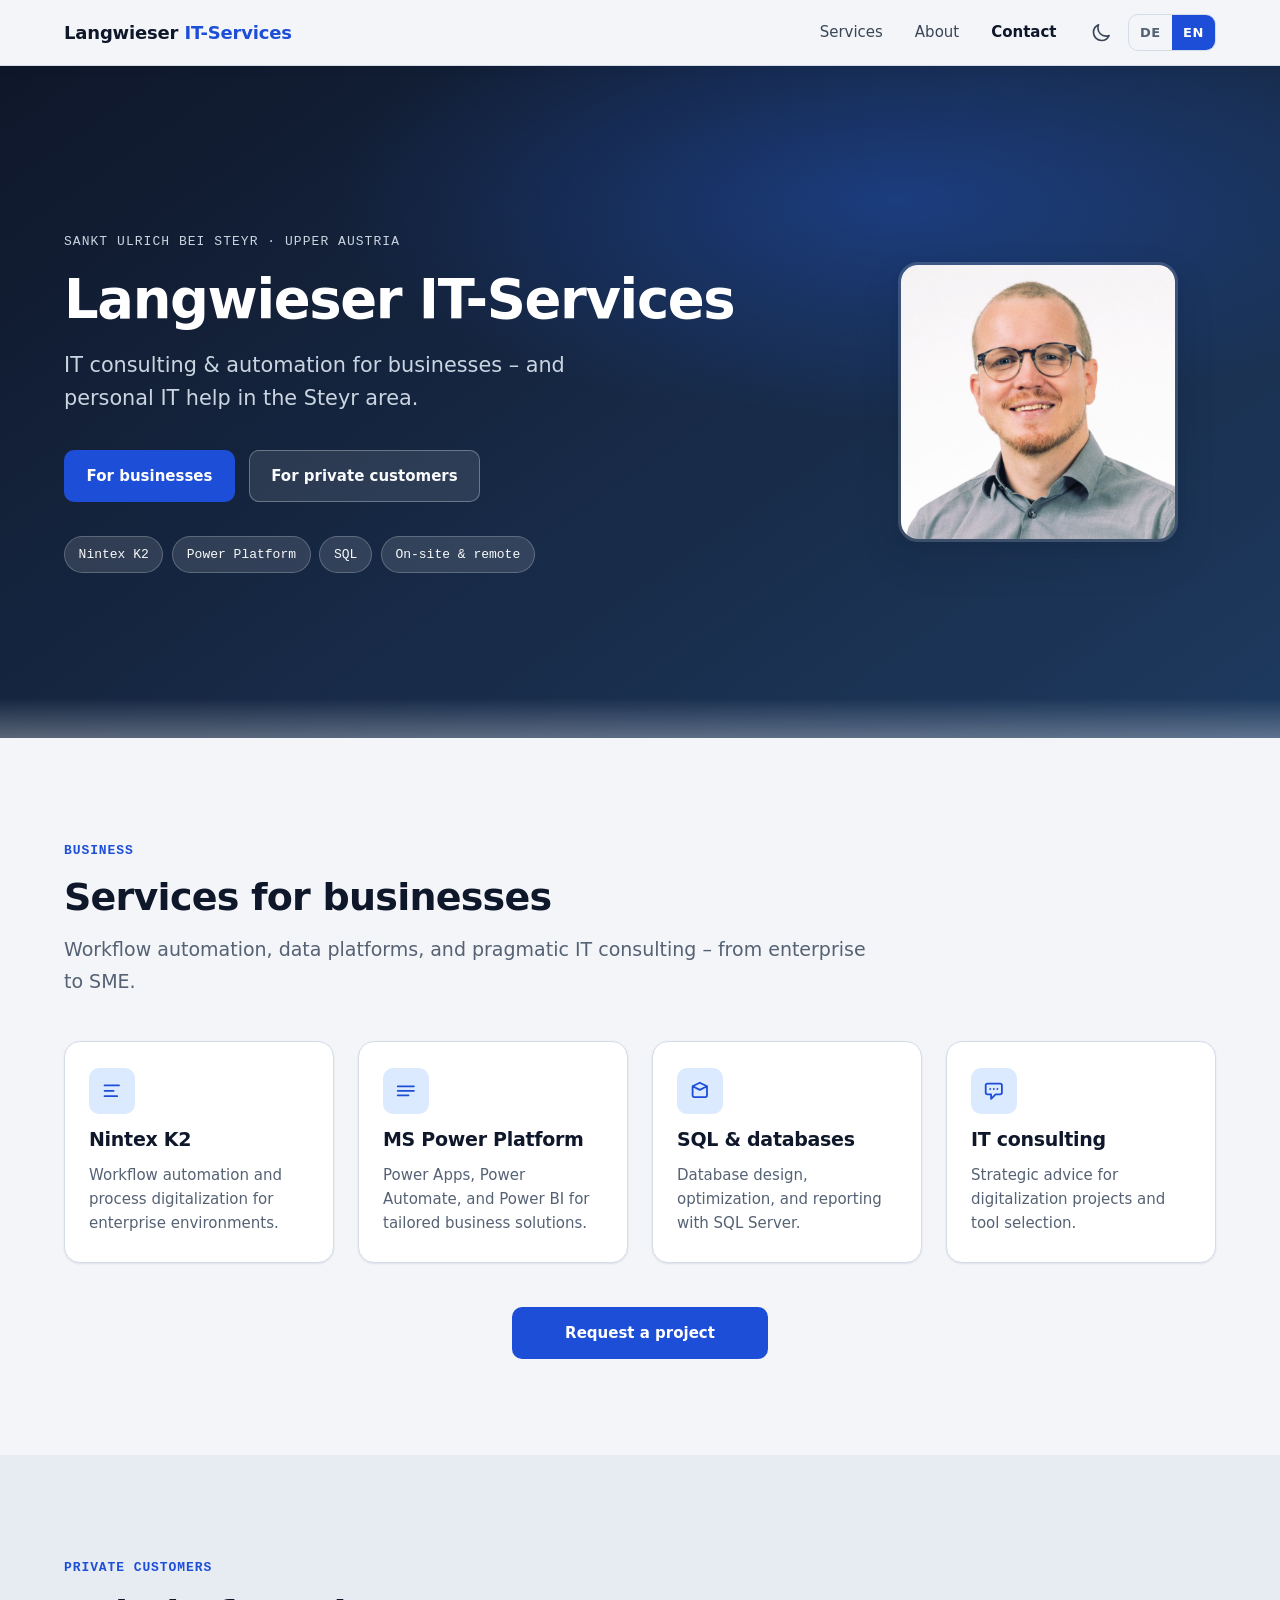
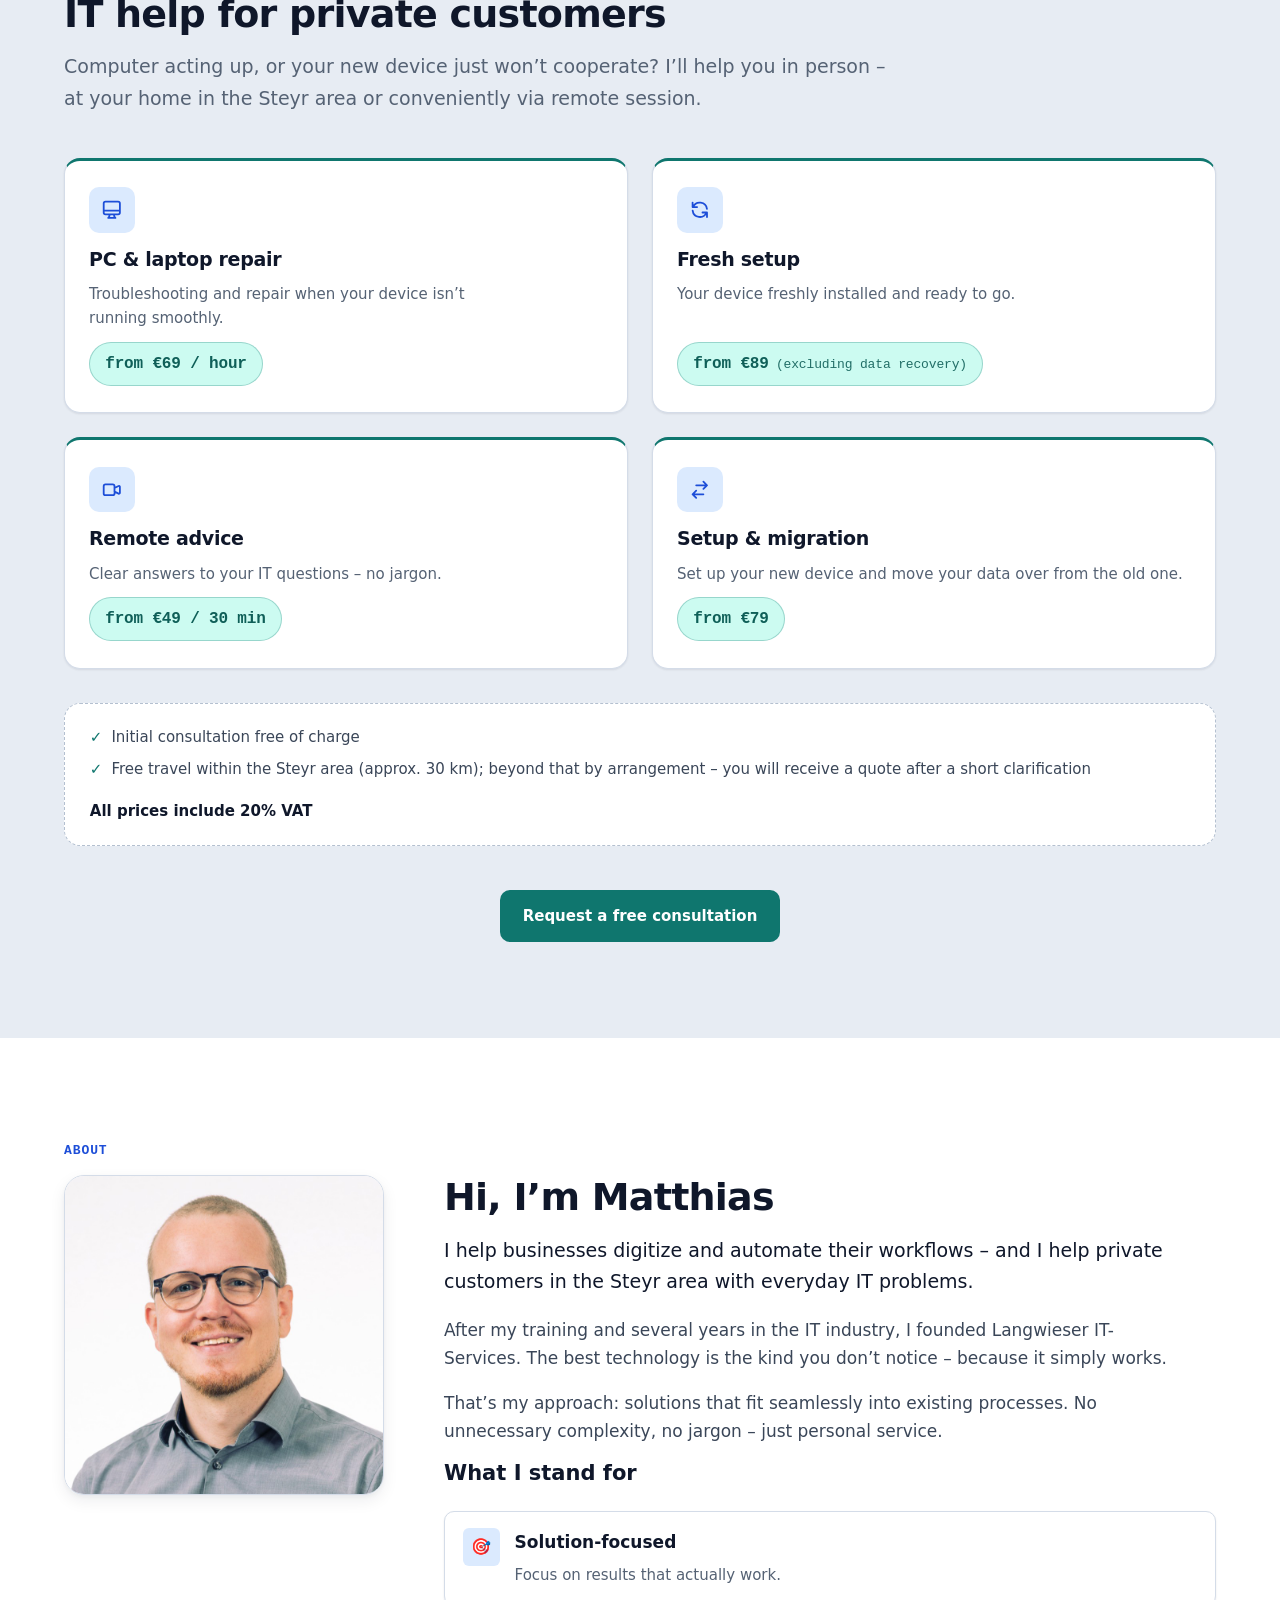
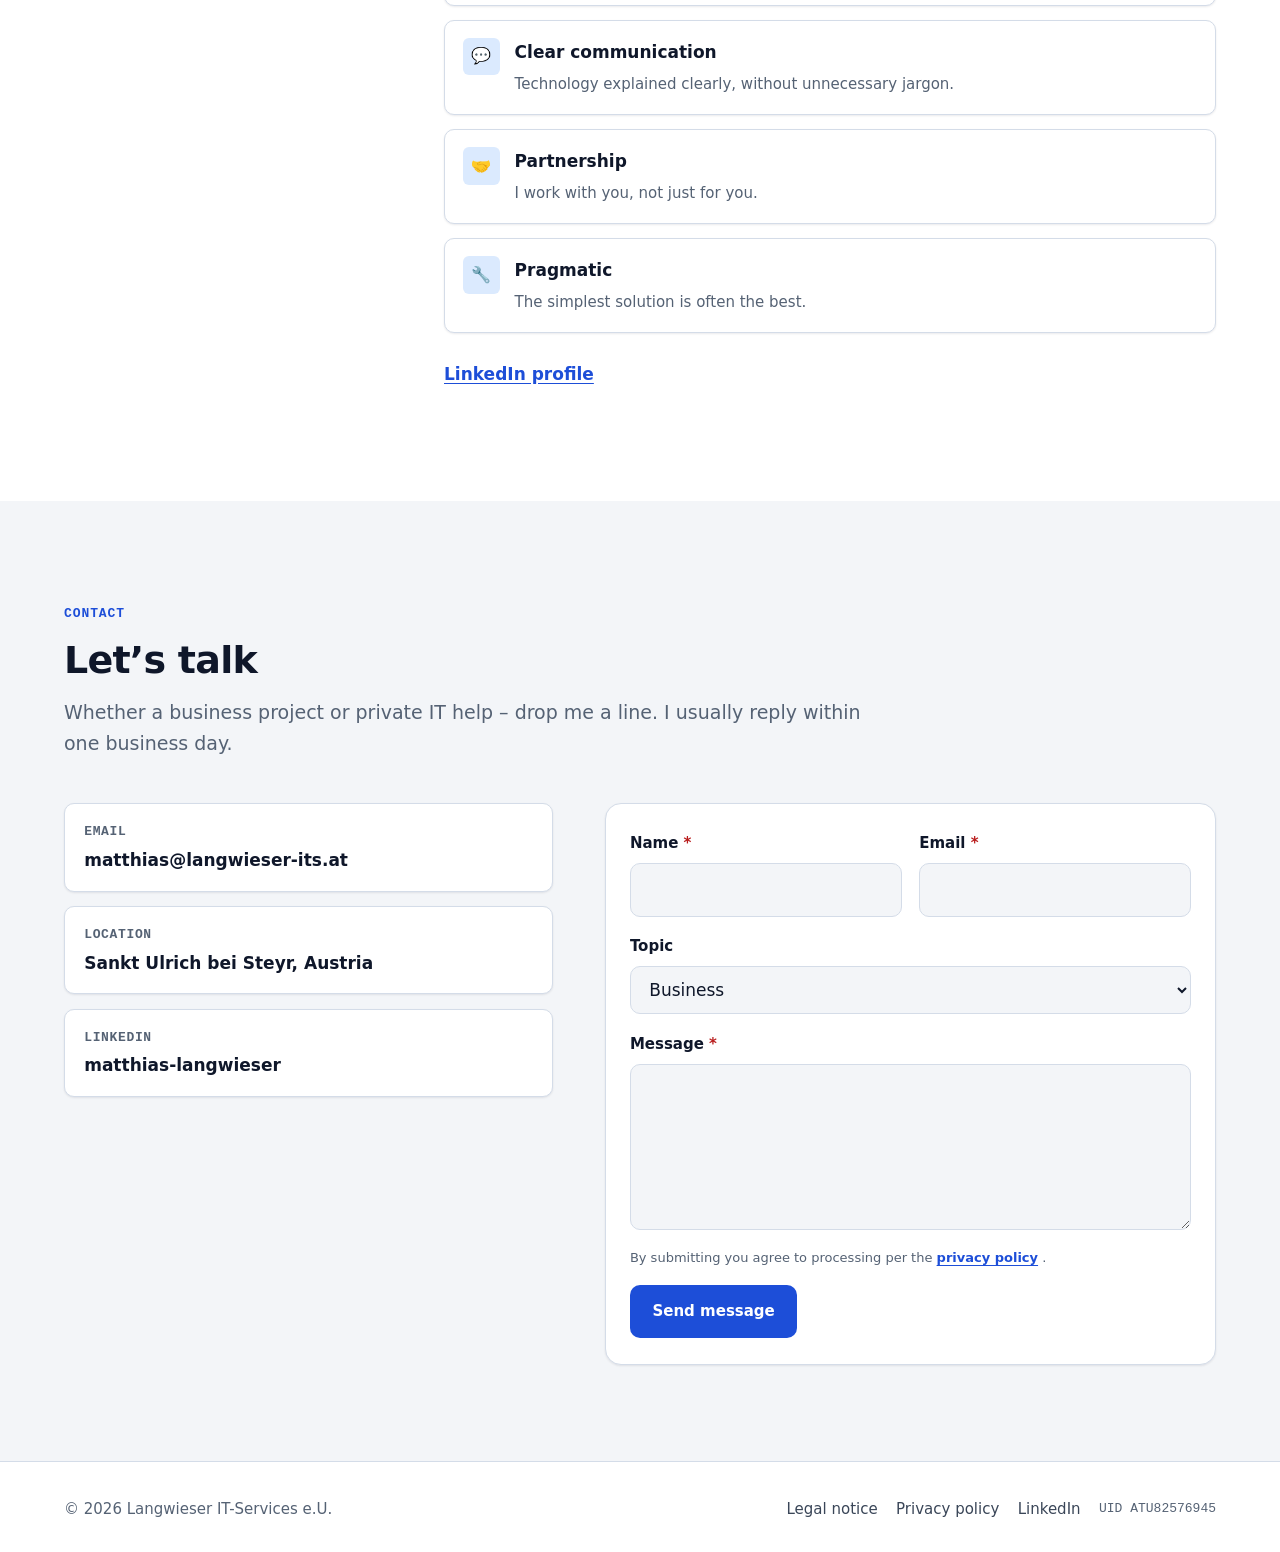
<file: index.html>
<!DOCTYPE html>
<html lang="de">
<head>
  <meta charset="UTF-8">
  <meta name="viewport" content="width=device-width, initial-scale=1.0">
  <title>Langwieser IT-Services | IT-Beratung & IT-Hilfe Steyr</title>
  <meta name="description" content="IT-Beratung für Nintex K2, MS Power Platform (inkl. Power BI) und SQL – plus IT-Hilfe für Privatkunden im Raum Steyr.">
  <link rel="canonical" href="https://langwieser-its.at/">
  <link rel="alternate" hreflang="de" href="https://langwieser-its.at/">
  <link rel="alternate" hreflang="en" href="https://langwieser-its.at/">
  <link rel="alternate" hreflang="x-default" href="https://langwieser-its.at/">
  <meta property="og:type" content="website">
  <meta property="og:url" content="https://langwieser-its.at/">
  <meta property="og:title" content="Langwieser IT-Services | IT-Beratung & IT-Hilfe Steyr">
  <meta property="og:description" content="IT-Beratung für Nintex K2, MS Power Platform und SQL – plus IT-Hilfe für Privatkunden im Raum Steyr.">
  <meta property="og:image" content="https://langwieser-its.at/profile.jpg">
  <meta property="og:locale" content="de_AT">
  <meta property="og:locale:alternate" content="en_US">
  <meta name="twitter:card" content="summary_large_image">
  <meta name="twitter:title" content="Langwieser IT-Services">
  <meta name="twitter:description" content="IT-Beratung & IT-Hilfe im Raum Steyr.">
  <meta name="twitter:image" content="https://langwieser-its.at/profile.jpg">
  <link rel="icon" type="image/svg+xml" href="favicon.svg">
  <link rel="stylesheet" href="base.css">
  <link rel="stylesheet" href="styles.css">
  <script>
    (function () {
      try {
        var t = localStorage.getItem('theme');
        if (!t) t = window.matchMedia('(prefers-color-scheme: dark)').matches ? 'dark' : 'light';
        document.documentElement.setAttribute('data-theme', t);
      } catch (e) {}
    })();
  </script>
  <script type="application/ld+json">
  {
    "@context": "https://schema.org",
    "@type": "ProfessionalService",
    "name": "Langwieser IT-Services e.U.",
    "url": "https://langwieser-its.at/",
    "image": "https://langwieser-its.at/profile.jpg",
    "email": "matthias@langwieser-its.at",
    "address": {
      "@type": "PostalAddress",
      "streetAddress": "Ulrichstraße 22",
      "addressLocality": "Sankt Ulrich bei Steyr",
      "postalCode": "4400",
      "addressCountry": "AT"
    },
    "areaServed": { "@type": "AdministrativeArea", "name": "Steyr" },
    "sameAs": ["https://www.linkedin.com/in/matthias-langwieser/"],
    "founder": { "@type": "Person", "name": "Matthias Langwieser" },
    "vatID": "ATU82576945",
    "knowsAbout": ["Nintex K2", "Microsoft Power Platform", "Power BI", "SQL Server", "IT Consulting"]
  }
  </script>
</head>
<body>
  <a href="#main-content" class="skip-link" data-i18n="skip">Zum Inhalt springen</a>

  <header class="site-header">
    <div class="container site-header__inner">
      <a href="index.html" class="logo">Langwieser <span>IT-Services</span></a>

      <nav class="nav" aria-label="Hauptnavigation">
        <div class="nav__links" id="nav-links">
          <div class="nav__dropdown">
            <button type="button" class="nav__dropdown-btn" aria-expanded="false" aria-haspopup="true" data-i18n="nav.services">Leistungen</button>
            <div class="nav__dropdown-menu" role="menu">
              <a href="#leistungen-unternehmen" role="menuitem" data-i18n="nav.servicesBiz">Für Unternehmen</a>
              <a href="#leistungen-privat" role="menuitem" data-i18n="nav.servicesPriv">Für Privatkunden</a>
            </div>
          </div>
          <a href="#ueber-mich" data-i18n="nav.about">Über mich</a>
          <a href="#kontakt" data-i18n="nav.contact">Kontakt</a>
        </div>

        <div class="nav__controls">
          <button type="button" class="icon-btn theme-toggle" aria-pressed="false" aria-label="Zum dunklen Modus wechseln">
            <svg class="icon-moon" fill="none" stroke="currentColor" stroke-width="2" viewBox="0 0 24 24" aria-hidden="true"><path stroke-linecap="round" stroke-linejoin="round" d="M21.752 15.002A9.718 9.718 0 0118 15.75c-5.385 0-9.75-4.365-9.75-9.75 0-1.33.266-2.597.748-3.752A9.753 9.753 0 003 11.25C3 16.635 7.365 21 12.75 21a9.753 9.753 0 009.002-5.998z"/></svg>
            <svg class="icon-sun" fill="none" stroke="currentColor" stroke-width="2" viewBox="0 0 24 24" aria-hidden="true"><path stroke-linecap="round" stroke-linejoin="round" d="M12 3v2.25m6.364.386l-1.591 1.591M21 12h-2.25m-.386 6.364l-1.591-1.591M12 18.75V21m-4.773-4.227l-1.591 1.591M5.25 12H3m4.227-4.773L5.636 5.636M15.75 12a3.75 3.75 0 11-7.5 0 3.75 3.75 0 017.5 0z"/></svg>
          </button>
          <div class="lang-toggle" role="group" data-i18n="nav.lang" data-i18n-attr="aria-label" aria-label="Sprache wählen">
            <button type="button" data-set-lang="de" aria-pressed="true">DE</button>
            <button type="button" data-set-lang="en" aria-pressed="false">EN</button>
          </div>
          <button type="button" class="menu-toggle" aria-expanded="false" aria-controls="nav-panel" data-i18n="nav.menu" data-i18n-attr="aria-label" aria-label="Menü öffnen">
            <svg class="icon-open" fill="none" stroke="currentColor" stroke-width="2" viewBox="0 0 24 24" aria-hidden="true"><path stroke-linecap="round" stroke-linejoin="round" d="M4 6h16M4 12h16M4 18h16"/></svg>
            <svg class="icon-close" fill="none" stroke="currentColor" stroke-width="2" viewBox="0 0 24 24" aria-hidden="true"><path stroke-linecap="round" stroke-linejoin="round" d="M6 18L18 6M6 6l12 12"/></svg>
          </button>
        </div>
      </nav>
    </div>

  </header>

  <div class="nav-panel" id="nav-panel">
    <p class="nav-panel__label" data-i18n="nav.services">Leistungen</p>
    <div class="nav-panel__sub">
      <a href="#leistungen-unternehmen" data-i18n="nav.servicesBiz">Für Unternehmen</a>
      <a href="#leistungen-privat" data-i18n="nav.servicesPriv">Für Privatkunden</a>
    </div>
    <a href="#ueber-mich" data-i18n="nav.about">Über mich</a>
    <a href="#kontakt" data-i18n="nav.contact">Kontakt</a>
  </div>

  <main id="main-content">
    <!-- Hero -->
    <section class="hero" id="hero" aria-labelledby="hero-title">
      <div class="container hero__grid">
        <div>
          <p class="hero__eyebrow" data-i18n="hero.eyebrow">Sankt Ulrich bei Steyr · Oberösterreich</p>
          <h1 id="hero-title" data-i18n="hero.title">Langwieser IT-Services</h1>
          <p class="hero__claim" data-i18n="hero.claim">IT-Beratung &amp; Automation für Unternehmen – und persönliche IT-Hilfe im Raum Steyr.</p>
          <div class="hero__actions">
            <a href="#leistungen-unternehmen" class="btn btn-primary" data-audience="unternehmen" data-i18n="hero.ctaBiz">Für Unternehmen</a>
            <a href="#leistungen-privat" class="btn btn-ghost-light" data-audience="privat" data-i18n="hero.ctaPriv">Für Privatkunden</a>
          </div>
          <div class="hero__badges" aria-label="Schwerpunkte">
            <span class="badge" data-i18n="hero.badge1">Nintex K2</span>
            <span class="badge" data-i18n="hero.badge2">Power Platform</span>
            <span class="badge" data-i18n="hero.badge3">SQL</span>
            <span class="badge" data-i18n="hero.badge4">Vor Ort &amp; Remote</span>
          </div>
        </div>
        <div class="hero__photo">
          <img src="profile.jpg" width="800" height="800" alt="Matthias Langwieser, IT-Consultant" data-i18n="hero.photoAlt" data-i18n-attr="alt">
        </div>
      </div>
    </section>

    <!-- B2B -->
    <section class="section" id="leistungen-unternehmen" aria-labelledby="biz-title">
      <div class="container">
        <p class="section__eyebrow" data-i18n="biz.eyebrow">Unternehmen</p>
        <h2 id="biz-title" class="section__title" data-i18n="biz.title">Leistungen für Unternehmen</h2>
        <p class="section__lead" data-i18n="biz.lead">Workflow-Automatisierung, Datenplattformen und pragmatische IT-Beratung – von Enterprise bis KMU.</p>

        <div class="cards cards--4">
          <article class="card">
            <div class="card__icon" aria-hidden="true">
              <svg fill="none" stroke="currentColor" stroke-width="2" viewBox="0 0 24 24"><path stroke-linecap="round" stroke-linejoin="round" d="M4 6h16M4 12h10M4 18h14"/></svg>
            </div>
            <h3 data-i18n="biz.k2.title">Nintex K2</h3>
            <p data-i18n="biz.k2.text">Workflow-Automatisierung und Prozessdigitalisierung für Enterprise-Umgebungen.</p>
          </article>
          <article class="card">
            <div class="card__icon" aria-hidden="true">
              <svg fill="none" stroke="currentColor" stroke-width="2" viewBox="0 0 24 24"><path stroke-linecap="round" stroke-linejoin="round" d="M3 7h18M3 12h18M3 17h12"/></svg>
            </div>
            <h3 data-i18n="biz.pp.title">MS Power Platform</h3>
            <p data-i18n="biz.pp.text">Power Apps, Power Automate und Power BI für maßgeschneiderte Business-Lösungen.</p>
          </article>
          <article class="card">
            <div class="card__icon" aria-hidden="true">
              <svg fill="none" stroke="currentColor" stroke-width="2" viewBox="0 0 24 24"><path stroke-linecap="round" stroke-linejoin="round" d="M4 7v10a2 2 0 002 2h12a2 2 0 002-2V7M4 7l8-4 8 4M4 7l8 4 8-4"/></svg>
            </div>
            <h3 data-i18n="biz.sql.title">SQL &amp; Datenbanken</h3>
            <p data-i18n="biz.sql.text">Datenbankdesign, Optimierung und Reporting mit SQL Server.</p>
          </article>
          <article class="card">
            <div class="card__icon" aria-hidden="true">
              <svg fill="none" stroke="currentColor" stroke-width="2" viewBox="0 0 24 24"><path stroke-linecap="round" stroke-linejoin="round" d="M8 10h.01M12 10h.01M16 10h.01M9 16H5a2 2 0 01-2-2V6a2 2 0 012-2h14a2 2 0 012 2v8a2 2 0 01-2 2h-5l-5 5v-5z"/></svg>
            </div>
            <h3 data-i18n="biz.consult.title">IT-Beratung</h3>
            <p data-i18n="biz.consult.text">Strategische Beratung für Digitalisierungsprojekte und Tool-Auswahl.</p>
          </article>
        </div>

        <div class="section__cta">
          <a href="#kontakt" class="btn btn-primary" data-audience="unternehmen" data-i18n="biz.cta">Projekt anfragen</a>
        </div>
      </div>
    </section>

    <!-- Private -->
    <section class="section section--muted" id="leistungen-privat" aria-labelledby="priv-title">
      <div class="container">
        <p class="section__eyebrow" data-i18n="priv.eyebrow">Privatkunden</p>
        <h2 id="priv-title" class="section__title" data-i18n="priv.title">IT-Hilfe für Privatkunden</h2>
        <p class="section__lead" data-i18n="priv.lead">Der Computer streikt oder das neue Gerät soll endlich laufen? Ich helfe Ihnen persönlich – bei Ihnen vor Ort im Raum Steyr oder bequem remote.</p>

        <div class="cards cards--2">
          <article class="card card--price">
            <div class="card__icon" aria-hidden="true">
              <svg fill="none" stroke="currentColor" stroke-width="2" viewBox="0 0 24 24"><path stroke-linecap="round" stroke-linejoin="round" d="M9.75 17L9 20l-1 1h8l-1-1-.75-3M3 13h18M5 17h14a2 2 0 002-2V5a2 2 0 00-2-2H5a2 2 0 00-2 2v10a2 2 0 002 2z"/></svg>
            </div>
            <h3 data-i18n="priv.repair.title">PC &amp; Laptop reparieren</h3>
            <p data-i18n="priv.repair.text">Fehlersuche und Instandsetzung, wenn Ihr Gerät nicht mehr rund läuft.</p>
            <span class="price-chip" data-i18n="priv.repair.price">ab €69 / Std.</span>
          </article>
          <article class="card card--price">
            <div class="card__icon" aria-hidden="true">
              <svg fill="none" stroke="currentColor" stroke-width="2" viewBox="0 0 24 24"><path stroke-linecap="round" stroke-linejoin="round" d="M4 4v5h.582m15.356 2A8.001 8.001 0 004.582 9m0 0H9m11 11v-5h-.581m0 0a8.003 8.003 0 01-15.357-2m15.357 2H15"/></svg>
            </div>
            <h3 data-i18n="priv.setup.title">Neu aufsetzen</h3>
            <p data-i18n="priv.setup.text">Ihr Gerät frisch installiert und startklar eingerichtet.</p>
            <span class="price-chip"><span data-i18n="priv.setup.price">ab €89</span> <span class="price-chip__note" data-i18n="priv.setup.note">(ohne Datenrettung)</span></span>
          </article>
          <article class="card card--price">
            <div class="card__icon" aria-hidden="true">
              <svg fill="none" stroke="currentColor" stroke-width="2" viewBox="0 0 24 24"><path stroke-linecap="round" stroke-linejoin="round" d="M15 10l4.553-2.276A1 1 0 0121 8.618v6.764a1 1 0 01-1.447.894L15 14M5 18h8a2 2 0 002-2V8a2 2 0 00-2-2H5a2 2 0 00-2 2v8a2 2 0 002 2z"/></svg>
            </div>
            <h3 data-i18n="priv.advice.title">Beratung remote</h3>
            <p data-i18n="priv.advice.text">Verständliche Antworten auf Ihre IT-Fragen – ohne Fachchinesisch.</p>
            <span class="price-chip" data-i18n="priv.advice.price">ab €49 / 30 Min.</span>
          </article>
          <article class="card card--price">
            <div class="card__icon" aria-hidden="true">
              <svg fill="none" stroke="currentColor" stroke-width="2" viewBox="0 0 24 24"><path stroke-linecap="round" stroke-linejoin="round" d="M8 7h12m0 0l-4-4m4 4l-4 4m0 6H4m0 0l4 4m-4-4l4-4"/></svg>
            </div>
            <h3 data-i18n="priv.mig.title">Einrichtung &amp; Umzug</h3>
            <p data-i18n="priv.mig.text">Neues Gerät einrichten und Ihre Daten vom alten Gerät übernehmen.</p>
            <span class="price-chip" data-i18n="priv.mig.price">ab €79</span>
          </article>
        </div>

        <div class="notes">
          <ul role="list">
            <li data-i18n="priv.note1">Erstgespräch kostenlos</li>
            <li data-i18n="priv.note2">Anfahrt im Raum Steyr (ca. 30 km) kostenlos; darüber hinaus nach Absprache – Sie erhalten nach kurzer Klärung ein Angebot</li>
          </ul>
          <p class="ust-note" data-i18n="priv.ust">Alle Preise inkl. 20 % USt</p>
        </div>

        <div class="section__cta">
          <a href="#kontakt" class="btn btn-accent" data-audience="privat" data-i18n="priv.cta">Kostenloses Erstgespräch anfragen</a>
        </div>
      </div>
    </section>

    <!-- About -->
    <section class="section section--alt" id="ueber-mich" aria-labelledby="about-title">
      <div class="container">
        <p class="section__eyebrow" data-i18n="about.eyebrow">Über mich</p>
        <div class="about-grid">
          <figure class="about-photo">
            <img src="profile.jpg" width="800" height="800" alt="Matthias Langwieser, IT-Consultant" data-i18n="hero.photoAlt" data-i18n-attr="alt">
          </figure>
          <div class="about-copy">
            <h2 id="about-title" class="section__title" data-i18n="about.title">Hallo, ich bin Matthias</h2>
            <p class="lead" data-i18n="about.lead">Ich unterstütze Unternehmen dabei, ihre Arbeitsabläufe zu digitalisieren und zu automatisieren – und helfe Privatpersonen im Raum Steyr bei alltäglichen IT-Problemen.</p>
            <p data-i18n="about.p1">Nach meiner Ausbildung und mehreren Jahren Berufserfahrung in der IT-Branche habe ich Langwieser IT-Services gegründet. Die beste Technologie ist die, die man nicht bemerkt – weil sie einfach funktioniert.</p>
            <p data-i18n="about.p2">Genau das ist mein Ansatz: Lösungen, die sich nahtlos in bestehende Prozesse einfügen. Ohne unnötige Komplexität, ohne Fachchinesisch – dafür mit persönlichem Service.</p>

            <h3 data-i18n="about.valuesTitle">Wofür ich stehe</h3>
            <div class="values">
              <div class="value-item">
                <div class="value-item__icon" aria-hidden="true">🎯</div>
                <div>
                  <strong data-i18n="about.v1.title">Lösungsorientiert</strong>
                  <span data-i18n="about.v1.text">Fokus auf Ergebnisse, die wirklich funktionieren.</span>
                </div>
              </div>
              <div class="value-item">
                <div class="value-item__icon" aria-hidden="true">💬</div>
                <div>
                  <strong data-i18n="about.v2.title">Klare Kommunikation</strong>
                  <span data-i18n="about.v2.text">Technologie verständlich erklärt, ohne unnötigen Jargon.</span>
                </div>
              </div>
              <div class="value-item">
                <div class="value-item__icon" aria-hidden="true">🤝</div>
                <div>
                  <strong data-i18n="about.v3.title">Partnerschaftlich</strong>
                  <span data-i18n="about.v3.text">Ich arbeite mit Ihnen, nicht nur für Sie.</span>
                </div>
              </div>
              <div class="value-item">
                <div class="value-item__icon" aria-hidden="true">🔧</div>
                <div>
                  <strong data-i18n="about.v4.title">Pragmatisch</strong>
                  <span data-i18n="about.v4.text">Die einfachste Lösung ist oft die beste.</span>
                </div>
              </div>
            </div>

            <p class="about-social">
              <a href="https://www.linkedin.com/in/matthias-langwieser/" target="_blank" rel="noopener noreferrer" data-i18n="about.linkedin">Profil auf LinkedIn</a>
            </p>
          </div>
        </div>
      </div>
    </section>

    <!-- Contact -->
    <section class="section" id="kontakt" aria-labelledby="contact-title">
      <div class="container">
        <p class="section__eyebrow" data-i18n="contact.eyebrow">Kontakt</p>
        <h2 id="contact-title" class="section__title" data-i18n="contact.title">Lassen Sie uns sprechen</h2>
        <p class="section__lead" data-i18n="contact.lead">Ob Unternehmensprojekt oder private IT-Hilfe – schreiben Sie mir. Ich melde mich in der Regel innerhalb eines Werktags.</p>

        <div class="contact-grid">
          <aside class="contact-aside">
            <div class="contact-meta">
              <div class="contact-meta__item">
                <strong data-i18n="contact.email">E-Mail</strong>
                <a href="mailto:matthias@langwieser-its.at">matthias@langwieser-its.at</a>
              </div>
              <div class="contact-meta__item">
                <strong data-i18n="contact.location">Standort</strong>
                <span data-i18n="contact.locationVal">Sankt Ulrich bei Steyr, Österreich</span>
              </div>
              <div class="contact-meta__item">
                <strong data-i18n="contact.linkedin">LinkedIn</strong>
                <a href="https://www.linkedin.com/in/matthias-langwieser/" target="_blank" rel="noopener noreferrer">matthias-langwieser</a>
              </div>
            </div>
          </aside>

          <form id="contact-form" class="contact-form" action="https://formspree.io/f/mykkgezk" method="POST">
            <div class="form-row form-row--2">
              <div class="form-group">
                <label for="name"><span data-i18n="contact.name">Name</span> <span class="req" aria-hidden="true">*</span></label>
                <input type="text" id="name" name="name" required autocomplete="name">
              </div>
              <div class="form-group">
                <label for="email"><span data-i18n="contact.emailLabel">E-Mail</span> <span class="req" aria-hidden="true">*</span></label>
                <input type="email" id="email" name="email" required autocomplete="email">
              </div>
            </div>
            <div class="form-group">
              <label for="audience"><span data-i18n="contact.audience">Anliegen</span></label>
              <select id="audience" name="audience">
                <option value="unternehmen" data-i18n="contact.audienceBiz">Unternehmen</option>
                <option value="privat" data-i18n="contact.audiencePriv">Privatkunde</option>
                <option value="sonstiges" data-i18n="contact.audienceOther">Sonstiges</option>
              </select>
            </div>
            <div class="form-group">
              <label for="message"><span data-i18n="contact.message">Nachricht</span> <span class="req" aria-hidden="true">*</span></label>
              <textarea id="message" name="message" rows="5" required></textarea>
            </div>
            <p class="form-privacy">
              <span data-i18n="contact.privacy">Mit dem Absenden stimmen Sie der Verarbeitung gemäß </span>
              <a href="datenschutz.html" data-i18n="contact.privacyLink">Datenschutzerklärung</a>
              <span data-i18n="contact.privacyEnd"> zu.</span>
            </p>
            <button type="submit" class="btn btn-primary" data-i18n="contact.submit">Nachricht senden</button>
            <div id="form-status" class="form-status" role="status" aria-live="polite"></div>
          </form>
        </div>
      </div>
    </section>
  </main>

  <footer class="site-footer">
    <div class="container site-footer__inner">
      <p data-i18n="footer.copy">© 2026 Langwieser IT-Services e.U.</p>
      <div class="site-footer__links">
        <a href="impress.html" data-i18n="footer.impress">Impressum</a>
        <a href="datenschutz.html" data-i18n="footer.privacy">Datenschutz</a>
        <a href="https://www.linkedin.com/in/matthias-langwieser/" target="_blank" rel="noopener noreferrer" data-i18n="footer.linkedin">LinkedIn</a>
        <span>UID ATU82576945</span>
      </div>
    </div>
  </footer>

  <script src="script.js"></script>
</body>
</html>
</file>
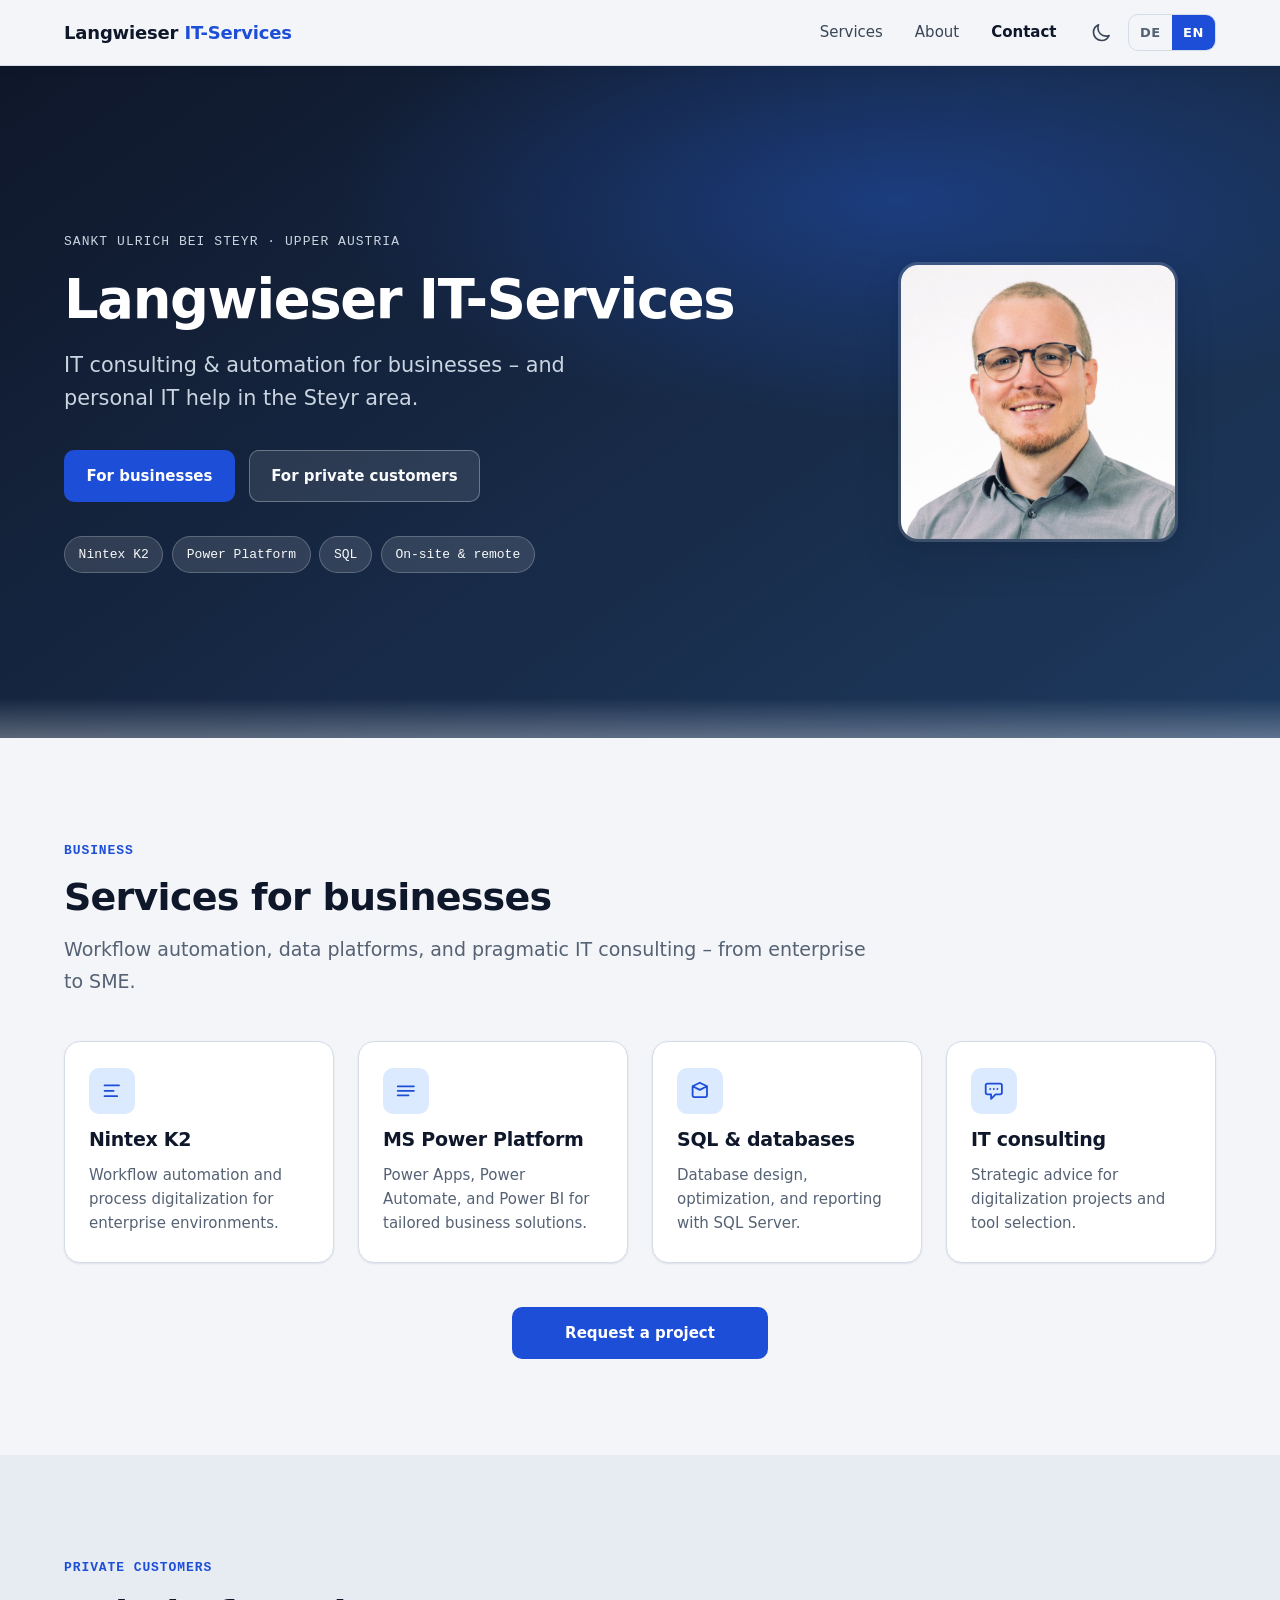
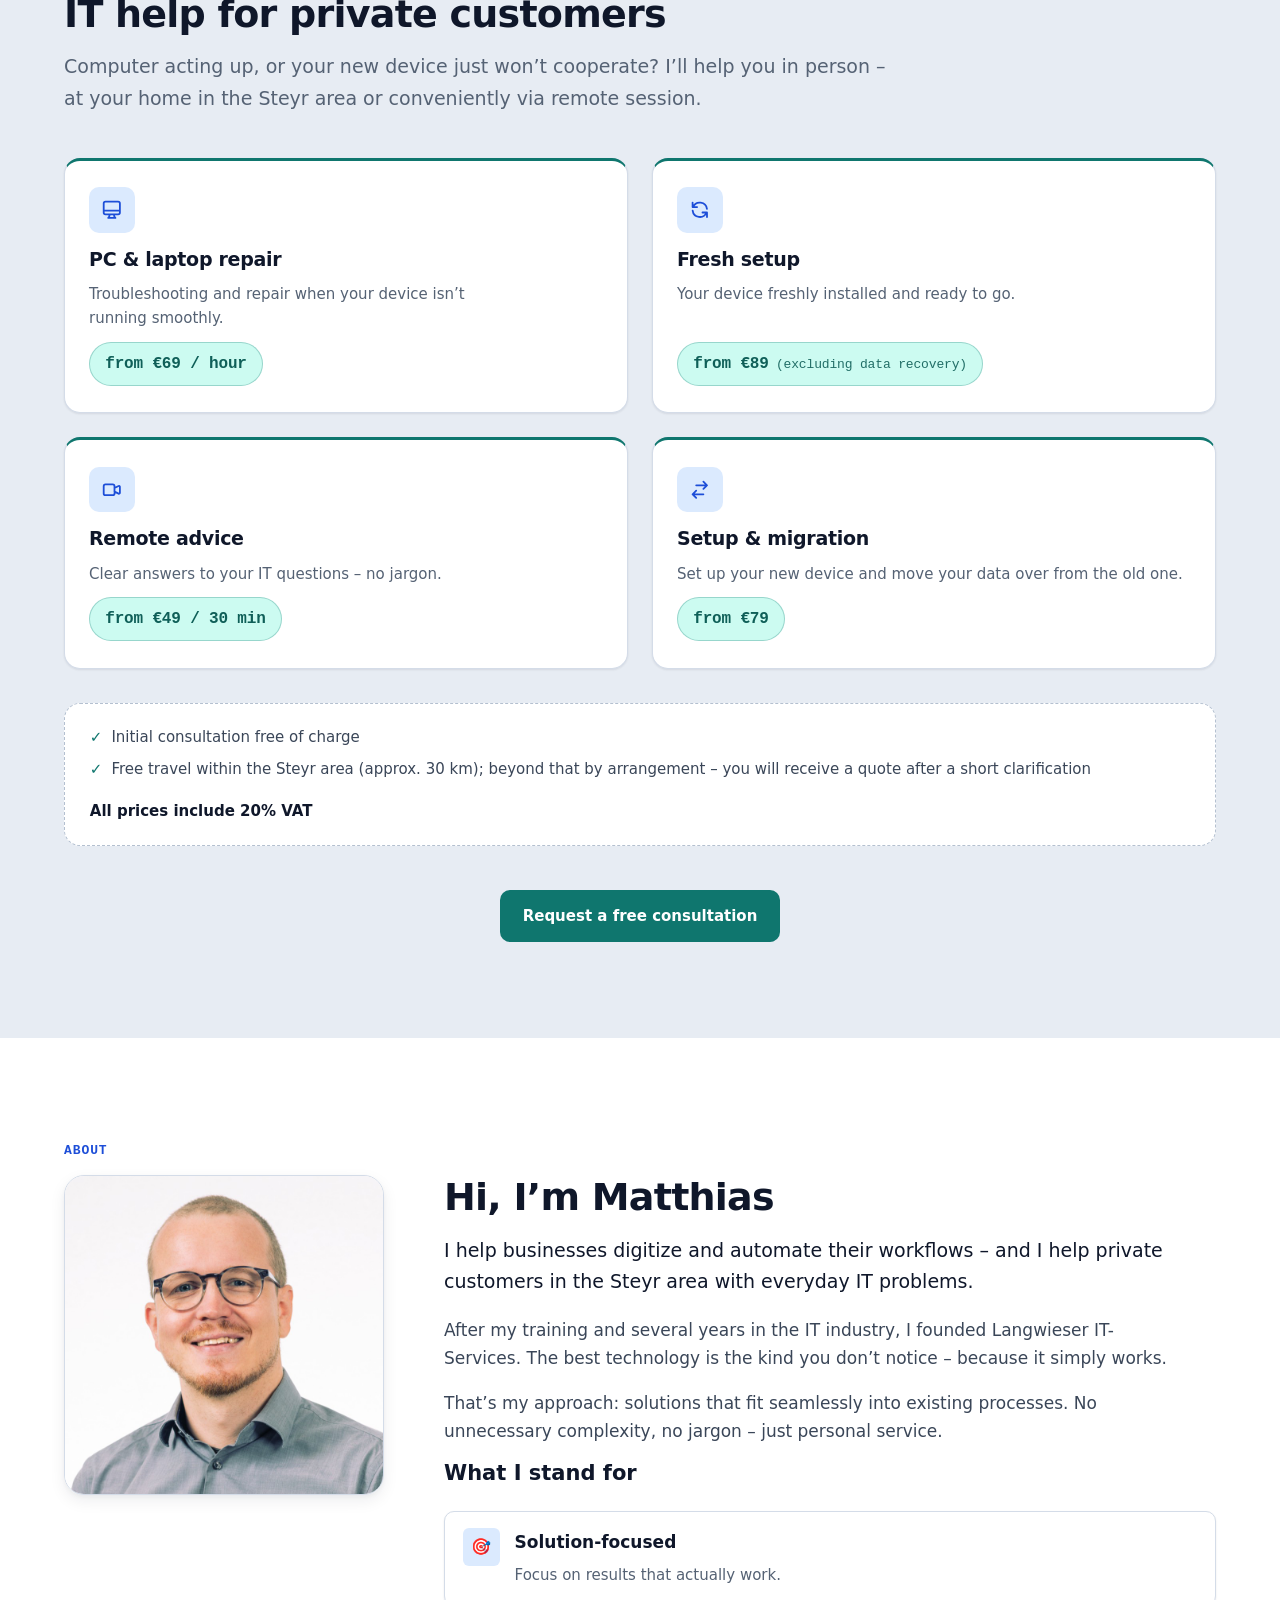
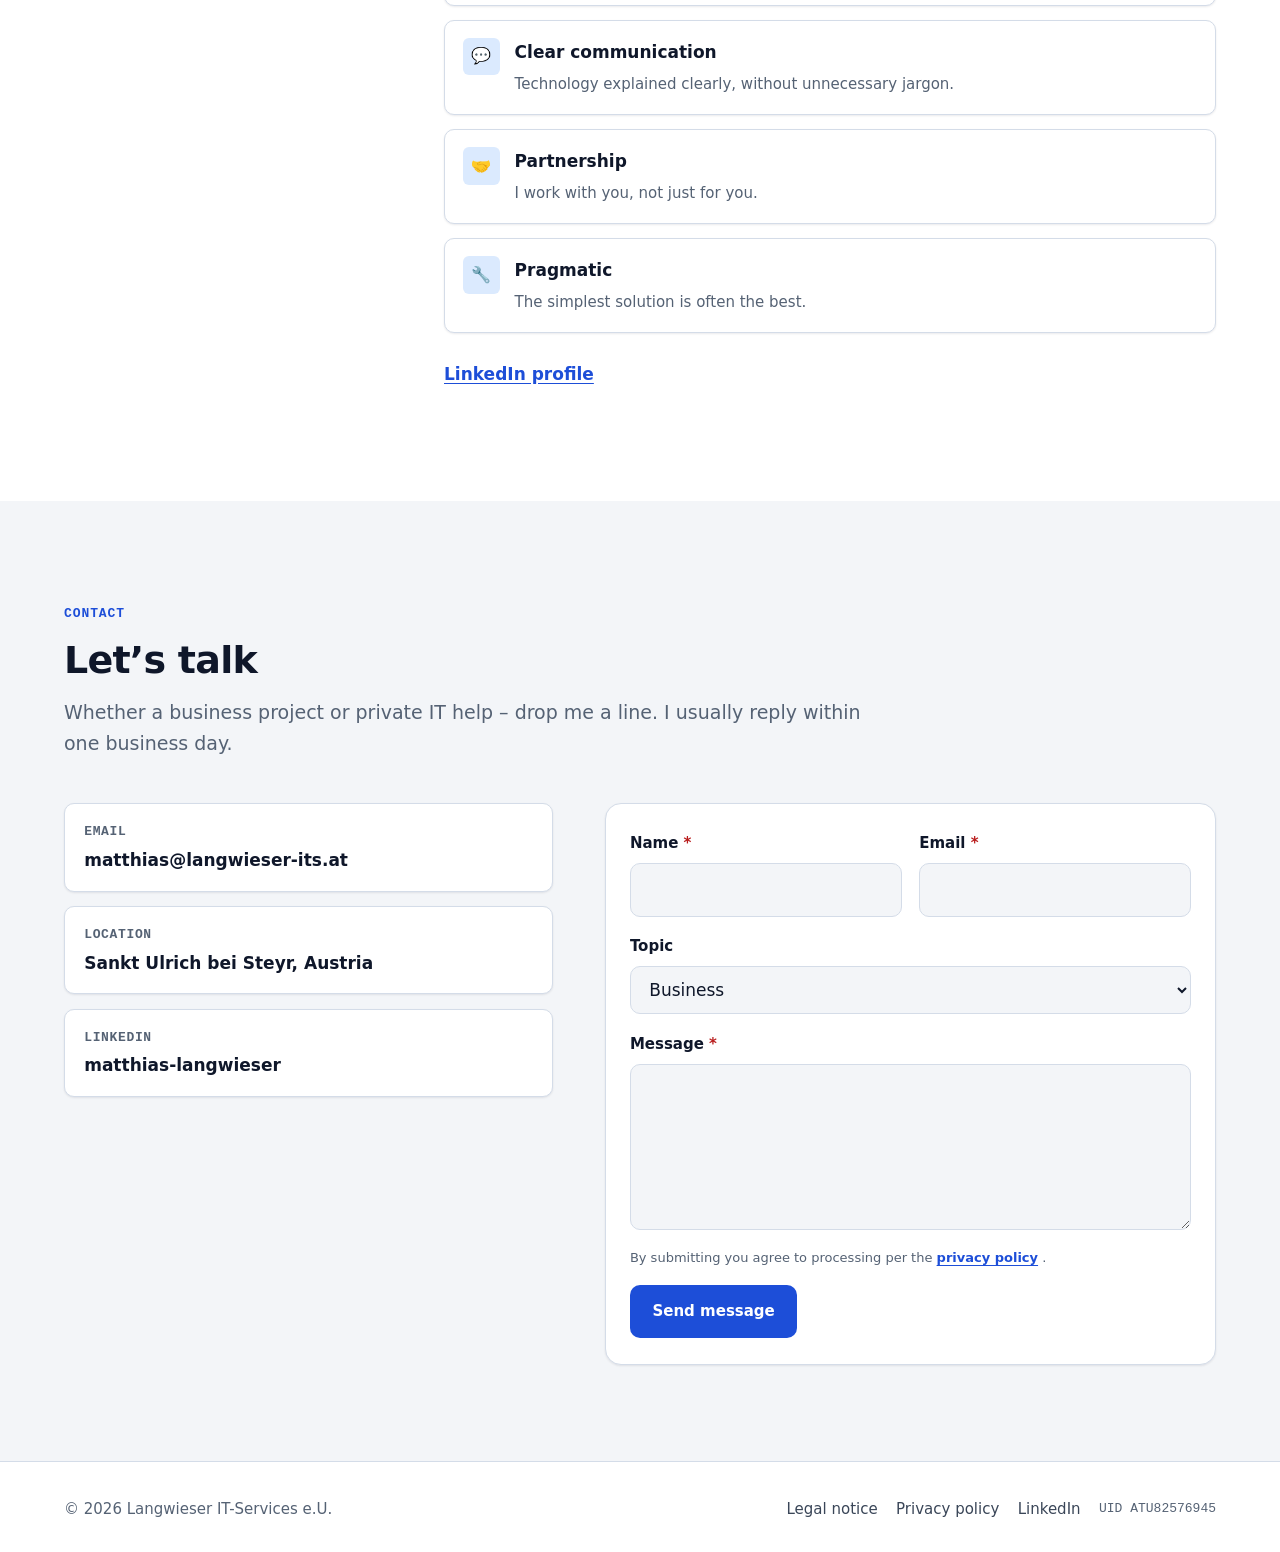
<file: about.html>
<!DOCTYPE html>
<html lang="de">
<head>
  <meta charset="UTF-8">
  <meta name="viewport" content="width=device-width, initial-scale=1.0">
  <title>Über mich | Langwieser IT-Services</title>
  <meta name="description" content="Weiterleitung zur Startseite – Abschnitt Über mich.">
  <link rel="canonical" href="https://langwieser-its.at/#ueber-mich">
  <meta http-equiv="refresh" content="0; url=index.html#ueber-mich">
  <link rel="icon" type="image/svg+xml" href="favicon.svg">
  <script>location.replace('index.html#ueber-mich');</script>
</head>
<body>
  <p>Weiterleitung zu <a href="index.html#ueber-mich">Über mich</a>…</p>
</body>
</html>
</file>
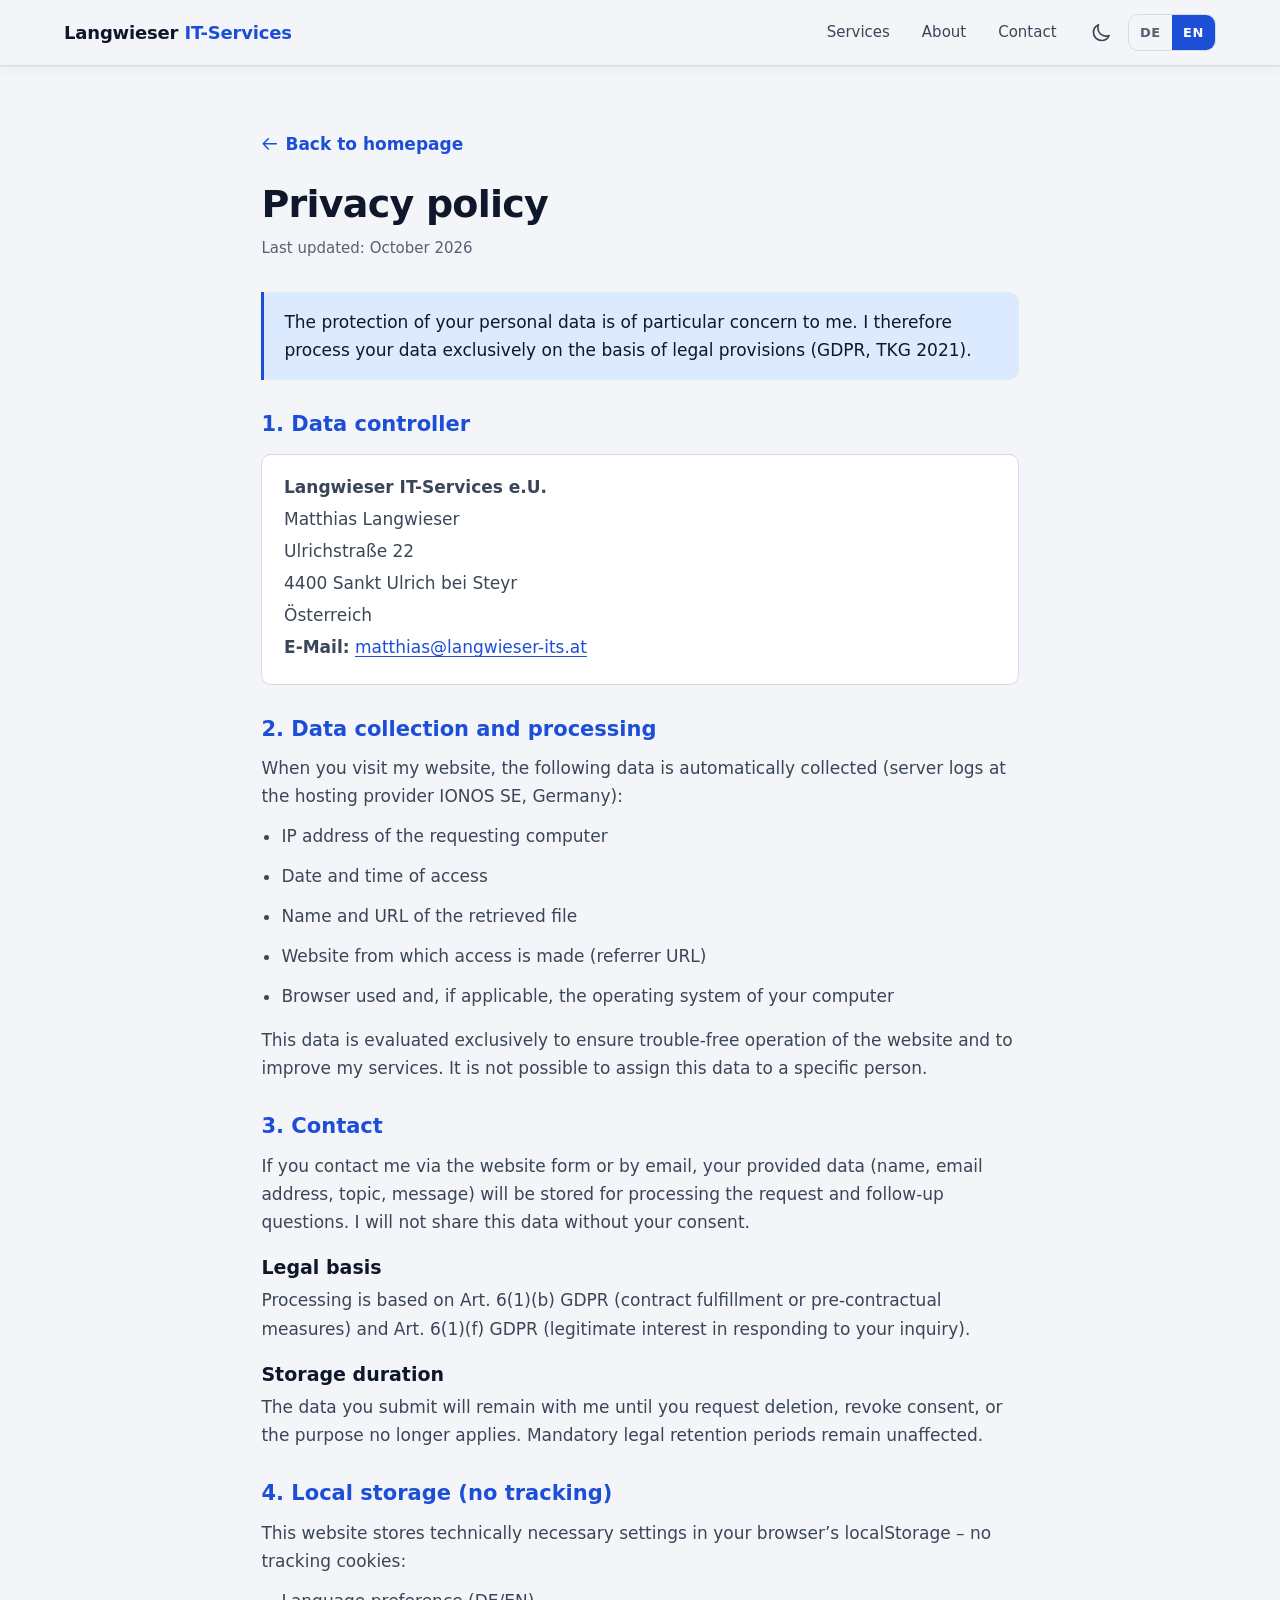
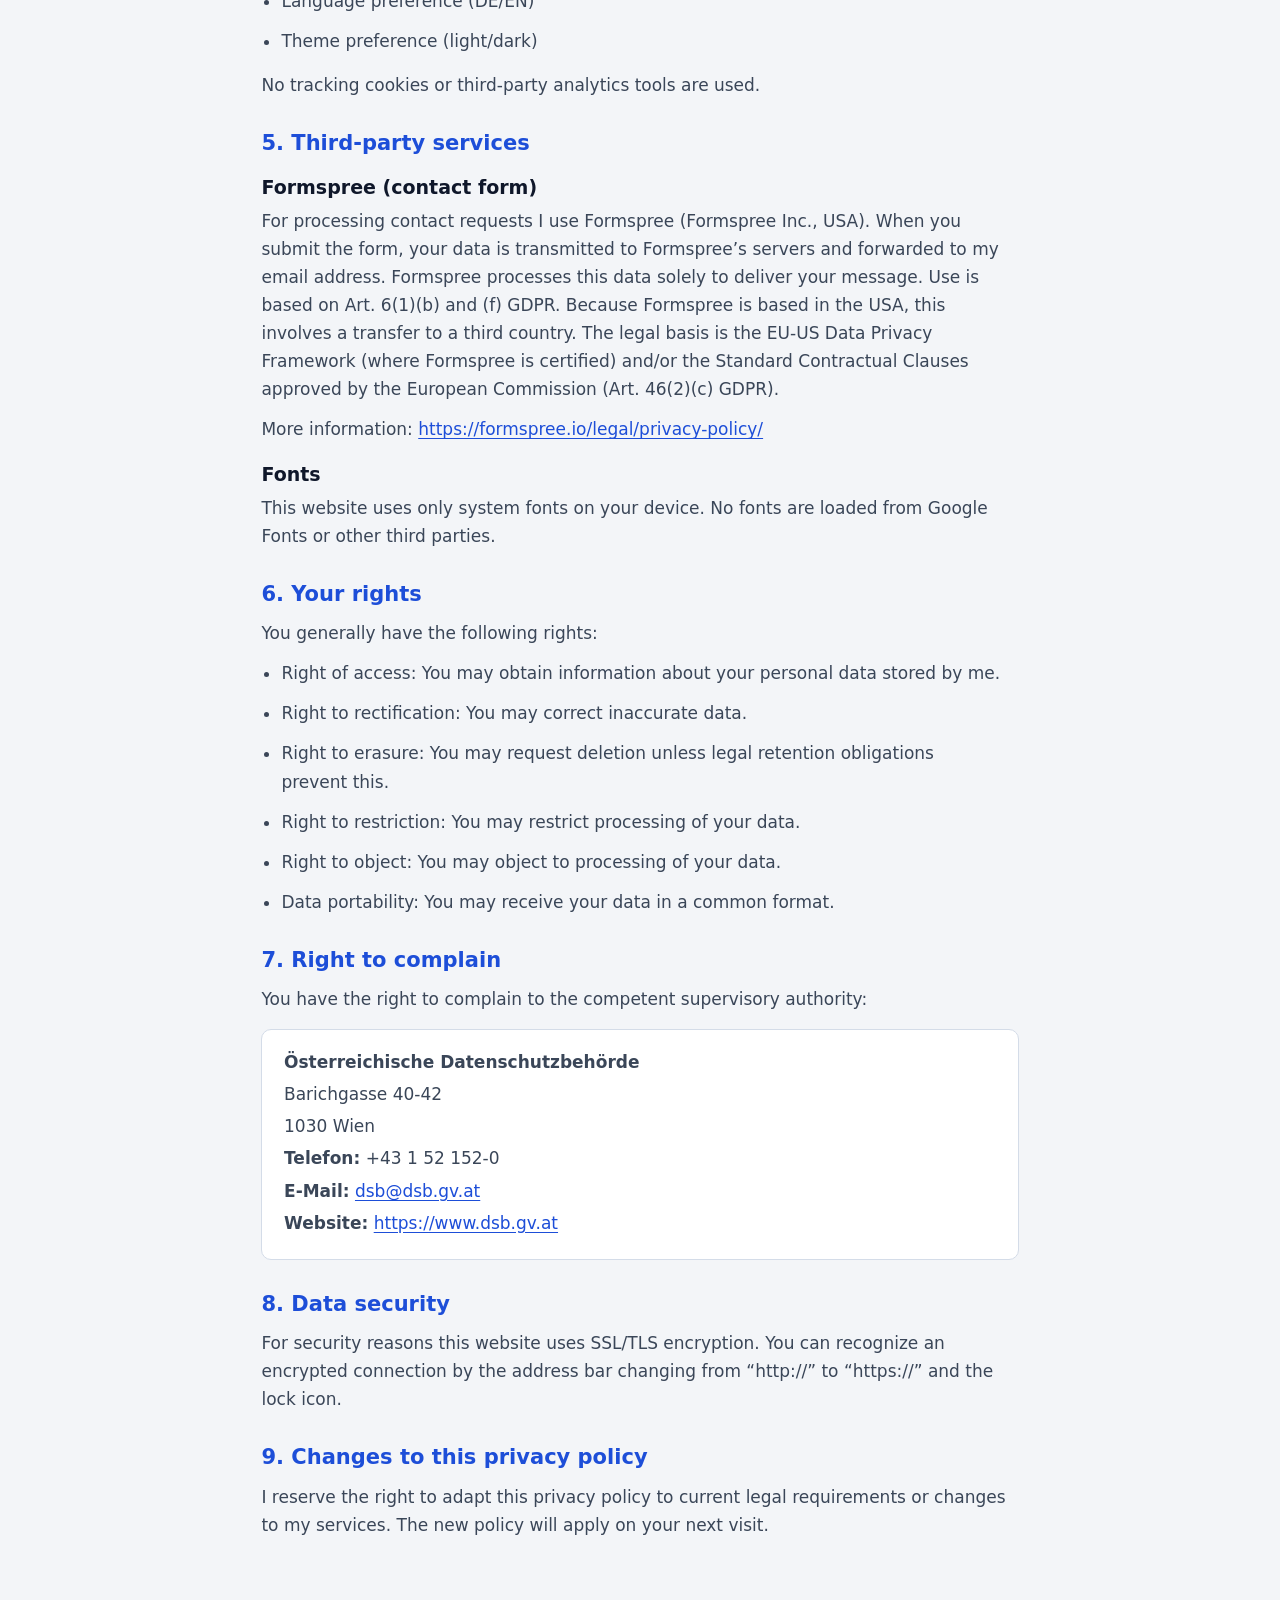
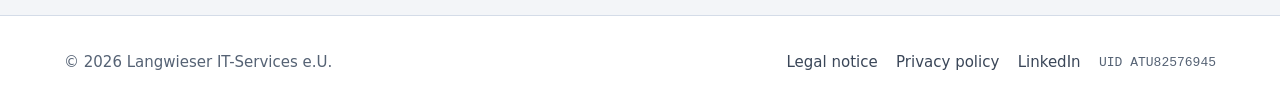
<file: datenschutz.html>
<!DOCTYPE html>
<html lang="de">
<head>
  <meta charset="UTF-8">
  <meta name="viewport" content="width=device-width, initial-scale=1.0">
  <title>Datenschutzerklärung | Langwieser IT-Services e.U.</title>
  <meta name="description" content="Datenschutzerklärung der Langwieser IT-Services e.U. – Informationen zur Datenverarbeitung gemäß DSGVO.">
  <link rel="canonical" href="https://langwieser-its.at/datenschutz.html">
  <link rel="alternate" hreflang="de" href="https://langwieser-its.at/datenschutz.html">
  <link rel="alternate" hreflang="en" href="https://langwieser-its.at/datenschutz.html">
  <link rel="alternate" hreflang="x-default" href="https://langwieser-its.at/datenschutz.html">
  <meta property="og:type" content="website">
  <meta property="og:url" content="https://langwieser-its.at/datenschutz.html">
  <meta property="og:title" content="Datenschutzerklärung | Langwieser IT-Services">
  <meta property="og:description" content="Informationen zur Datenverarbeitung und Ihren Rechten gemäß DSGVO.">
  <meta property="og:locale" content="de_AT">
  <link rel="icon" type="image/svg+xml" href="favicon.svg">
  <link rel="stylesheet" href="base.css">
  <link rel="stylesheet" href="styles.css">
  <script>
    (function () {
      try {
        var t = localStorage.getItem('theme');
        if (!t) t = window.matchMedia('(prefers-color-scheme: dark)').matches ? 'dark' : 'light';
        document.documentElement.setAttribute('data-theme', t);
      } catch (e) {}
    })();
  </script>
</head>
<body>
  <a href="#main-content" class="skip-link" data-i18n="skip">Zum Inhalt springen</a>

  <header class="site-header">
    <div class="container site-header__inner">
      <a href="index.html" class="logo">Langwieser <span>IT-Services</span></a>
      <nav class="nav" aria-label="Hauptnavigation">
        <div class="nav__links">
          <a href="index.html#leistungen-unternehmen" data-i18n="nav.services">Leistungen</a>
          <a href="index.html#ueber-mich" data-i18n="nav.about">Über mich</a>
          <a href="index.html#kontakt" data-i18n="nav.contact">Kontakt</a>
        </div>
        <div class="nav__controls">
          <button type="button" class="icon-btn theme-toggle" aria-pressed="false" aria-label="Zum dunklen Modus wechseln">
            <svg class="icon-moon" fill="none" stroke="currentColor" stroke-width="2" viewBox="0 0 24 24" aria-hidden="true"><path stroke-linecap="round" stroke-linejoin="round" d="M21.752 15.002A9.718 9.718 0 0118 15.75c-5.385 0-9.75-4.365-9.75-9.75 0-1.33.266-2.597.748-3.752A9.753 9.753 0 003 11.25C3 16.635 7.365 21 12.75 21a9.753 9.753 0 009.002-5.998z"/></svg>
            <svg class="icon-sun" fill="none" stroke="currentColor" stroke-width="2" viewBox="0 0 24 24" aria-hidden="true"><path stroke-linecap="round" stroke-linejoin="round" d="M12 3v2.25m6.364.386l-1.591 1.591M21 12h-2.25m-.386 6.364l-1.591-1.591M12 18.75V21m-4.773-4.227l-1.591 1.591M5.25 12H3m4.227-4.773L5.636 5.636M15.75 12a3.75 3.75 0 11-7.5 0 3.75 3.75 0 017.5 0z"/></svg>
          </button>
          <div class="lang-toggle" role="group" aria-label="Sprache wählen">
            <button type="button" data-set-lang="de" aria-pressed="true">DE</button>
            <button type="button" data-set-lang="en" aria-pressed="false">EN</button>
          </div>
          <button type="button" class="menu-toggle" aria-expanded="false" aria-controls="nav-panel" aria-label="Menü öffnen">
            <svg class="icon-open" fill="none" stroke="currentColor" stroke-width="2" viewBox="0 0 24 24" aria-hidden="true"><path stroke-linecap="round" stroke-linejoin="round" d="M4 6h16M4 12h16M4 18h16"/></svg>
            <svg class="icon-close" fill="none" stroke="currentColor" stroke-width="2" viewBox="0 0 24 24" aria-hidden="true"><path stroke-linecap="round" stroke-linejoin="round" d="M6 18L18 6M6 6l12 12"/></svg>
          </button>
        </div>
      </nav>
    </div>
  </header>

  <div class="nav-panel" id="nav-panel">
      <a href="index.html#leistungen-unternehmen" data-i18n="nav.servicesBiz">Für Unternehmen</a>
      <a href="index.html#leistungen-privat" data-i18n="nav.servicesPriv">Für Privatkunden</a>
      <a href="index.html#ueber-mich" data-i18n="nav.about">Über mich</a>
      <a href="index.html#kontakt" data-i18n="nav.contact">Kontakt</a>
    </div>

  <main id="main-content" class="legal">
    <div class="container legal-doc">
      <a href="index.html" class="legal__back">
        <svg fill="none" stroke="currentColor" stroke-width="2" viewBox="0 0 24 24" aria-hidden="true"><path stroke-linecap="round" stroke-linejoin="round" d="M10 19l-7-7m0 0l7-7m-7 7h18"/></svg>
        <span data-i18n="legal.back">Zurück zur Startseite</span>
      </a>

      <h1 data-i18n="privacy.title">Datenschutzerklärung</h1>
      <p class="last-updated" data-i18n="privacy.updated">Stand: Oktober 2026</p>

      <div class="highlight-box">
        <p data-i18n="privacy.intro">Der Schutz Ihrer persönlichen Daten ist mir ein besonderes Anliegen. Ich verarbeite Ihre Daten daher ausschließlich auf Grundlage der gesetzlichen Bestimmungen (DSGVO, TKG 2021).</p>
      </div>

      <h2 data-i18n="privacy.c1">1. Verantwortlicher</h2>
      <div class="info-block">
        <p><strong>Langwieser IT-Services e.U.</strong></p>
        <p>Matthias Langwieser</p>
        <p>Ulrichstraße 22</p>
        <p>4400 Sankt Ulrich bei Steyr</p>
        <p>Österreich</p>
        <p><strong>E-Mail:</strong> <a href="mailto:matthias@langwieser-its.at">matthias@langwieser-its.at</a></p>
      </div>

      <h2 data-i18n="privacy.c2">2. Erhebung und Verarbeitung von Daten</h2>
      <p data-i18n="privacy.c2t1">Wenn Sie meine Website besuchen, werden automatisch folgende Daten erfasst (Server-Logs beim Hosting-Anbieter IONOS SE, Deutschland):</p>
      <ul>
        <li data-i18n="privacy.c2i1">IP-Adresse des anfragenden Rechners</li>
        <li data-i18n="privacy.c2i2">Datum und Uhrzeit des Zugriffs</li>
        <li data-i18n="privacy.c2i3">Name und URL der abgerufenen Datei</li>
        <li data-i18n="privacy.c2i4">Website, von der aus der Zugriff erfolgt (Referrer-URL)</li>
        <li data-i18n="privacy.c2i5">Verwendeter Browser und ggf. das Betriebssystem Ihres Rechners</li>
      </ul>
      <p data-i18n="privacy.c2t2">Diese Daten werden ausschließlich zur Gewährleistung eines störungsfreien Betriebs der Website und zur Verbesserung meines Angebots ausgewertet. Eine Zuordnung zu einer bestimmten Person ist nicht möglich.</p>

      <h2 data-i18n="privacy.c3">3. Kontaktaufnahme</h2>
      <p data-i18n="privacy.c3t">Wenn Sie per Formular auf der Website oder per E-Mail Kontakt mit mir aufnehmen, werden Ihre angegebenen Daten (Name, E-Mail-Adresse, Anliegen, Nachricht) zwecks Bearbeitung der Anfrage und für den Fall von Anschlussfragen bei mir gespeichert. Diese Daten gebe ich nicht ohne Ihre Einwilligung weiter.</p>
      <h3 data-i18n="privacy.c3b">Rechtsgrundlage</h3>
      <p data-i18n="privacy.c3bt">Die Verarbeitung erfolgt auf Basis von Art. 6 Abs. 1 lit. b DSGVO (Vertragserfüllung bzw. vorvertragliche Maßnahmen) sowie Art. 6 Abs. 1 lit. f DSGVO (berechtigtes Interesse an der Beantwortung Ihrer Anfrage).</p>
      <h3 data-i18n="privacy.c3d">Speicherdauer</h3>
      <p data-i18n="privacy.c3dt">Die von Ihnen übermittelten Daten verbleiben bei mir, bis Sie mich zur Löschung auffordern, Ihre Einwilligung zur Speicherung widerrufen oder der Zweck für die Datenspeicherung entfällt. Zwingende gesetzliche Bestimmungen – insbesondere Aufbewahrungsfristen – bleiben unberührt.</p>

      <h2 data-i18n="privacy.c4">4. Lokale Speicherung (kein Tracking)</h2>
      <p data-i18n="privacy.c4t1">Diese Website speichert technisch notwendige Einstellungen im lokalen Speicher Ihres Browsers (localStorage), keine Tracking-Cookies:</p>
      <ul>
        <li data-i18n="privacy.c4i1">Spracheinstellung (DE/EN)</li>
        <li data-i18n="privacy.c4i2">Theme-Einstellung (hell/dunkel)</li>
      </ul>
      <p data-i18n="privacy.c4t2">Es werden keine Tracking-Cookies oder Analyse-Tools von Drittanbietern verwendet.</p>

      <h2 data-i18n="privacy.c5">5. Dienste von Drittanbietern</h2>
      <h3 data-i18n="privacy.c5f">Formspree (Kontaktformular)</h3>
      <p data-i18n="privacy.c5ft">Für die Verarbeitung von Kontaktanfragen über das Kontaktformular nutze ich den Dienst Formspree (Formspree Inc., USA). Wenn Sie das Kontaktformular absenden, werden die von Ihnen eingegebenen Daten an die Server von Formspree übermittelt und von dort an meine E-Mail-Adresse weitergeleitet. Formspree verarbeitet diese Daten ausschließlich zur Zustellung Ihrer Nachricht. Die Nutzung erfolgt auf Grundlage von Art. 6 Abs. 1 lit. b und lit. f DSGVO. Da Formspree seinen Sitz in den USA hat, erfolgt eine Übermittlung in ein Drittland. Rechtsgrundlage dafür ist das EU-US Data Privacy Framework (soweit Formspree zertifiziert ist) bzw. die von der EU-Kommission genehmigten Standardvertragsklauseln (Art. 46 Abs. 2 lit. c DSGVO).</p>
      <p><span data-i18n="privacy.c5fm">Weitere Informationen: </span><a href="https://formspree.io/legal/privacy-policy/" target="_blank" rel="noopener noreferrer">https://formspree.io/legal/privacy-policy/</a></p>
      <h3 data-i18n="privacy.c5fonts">Schriftarten</h3>
      <p data-i18n="privacy.c5fontst">Diese Website verwendet ausschließlich systemeigene Schriftarten Ihres Geräts. Es werden keine Schriftarten von Google Fonts oder anderen Drittanbietern nachgeladen.</p>

      <h2 data-i18n="privacy.c6">6. Ihre Rechte</h2>
      <p data-i18n="privacy.c6t">Ihnen stehen grundsätzlich folgende Rechte zu:</p>
      <ul>
        <li data-i18n="privacy.c6i1">Auskunftsrecht: Sie haben das Recht, Auskunft über Ihre bei mir gespeicherten personenbezogenen Daten zu erhalten.</li>
        <li data-i18n="privacy.c6i2">Berichtigungsrecht: Sie haben das Recht auf Berichtigung unrichtiger Daten.</li>
        <li data-i18n="privacy.c6i3">Löschungsrecht: Sie haben das Recht auf Löschung Ihrer Daten, sofern keine gesetzlichen Aufbewahrungspflichten entgegenstehen.</li>
        <li data-i18n="privacy.c6i4">Einschränkungsrecht: Sie haben das Recht auf Einschränkung der Verarbeitung Ihrer Daten.</li>
        <li data-i18n="privacy.c6i5">Widerspruchsrecht: Sie haben das Recht, der Verarbeitung Ihrer Daten zu widersprechen.</li>
        <li data-i18n="privacy.c6i6">Datenübertragbarkeit: Sie haben das Recht, Ihre Daten in einem gängigen Format zu erhalten.</li>
      </ul>

      <h2 data-i18n="privacy.c7">7. Beschwerderecht</h2>
      <p data-i18n="privacy.c7t">Sie haben das Recht, sich bei der zuständigen Aufsichtsbehörde zu beschweren:</p>
      <div class="info-block">
        <p><strong>Österreichische Datenschutzbehörde</strong></p>
        <p>Barichgasse 40-42</p>
        <p>1030 Wien</p>
        <p><strong>Telefon:</strong> +43 1 52 152-0</p>
        <p><strong>E-Mail:</strong> <a href="mailto:dsb@dsb.gv.at">dsb@dsb.gv.at</a></p>
        <p><strong>Website:</strong> <a href="https://www.dsb.gv.at" target="_blank" rel="noopener noreferrer">https://www.dsb.gv.at</a></p>
      </div>

      <h2 data-i18n="privacy.c8">8. Datensicherheit</h2>
      <p data-i18n="privacy.c8t">Diese Website nutzt aus Sicherheitsgründen und zum Schutz der Übertragung vertraulicher Inhalte eine SSL- bzw. TLS-Verschlüsselung. Eine verschlüsselte Verbindung erkennen Sie daran, dass die Adresszeile des Browsers von „http://“ auf „https://“ wechselt und an dem Schloss-Symbol in Ihrer Browserzeile.</p>

      <h2 data-i18n="privacy.c9">9. Änderungen dieser Datenschutzerklärung</h2>
      <p data-i18n="privacy.c9t">Ich behalte mir vor, diese Datenschutzerklärung anzupassen, damit sie stets den aktuellen rechtlichen Anforderungen entspricht oder um Änderungen meiner Leistungen umzusetzen. Für Ihren erneuten Besuch gilt dann die neue Datenschutzerklärung.</p>
    </div>
  </main>

  <footer class="site-footer">
    <div class="container site-footer__inner">
      <p data-i18n="footer.copy">© 2026 Langwieser IT-Services e.U.</p>
      <div class="site-footer__links">
        <a href="impress.html" data-i18n="footer.impress">Impressum</a>
        <a href="datenschutz.html" data-i18n="footer.privacy">Datenschutz</a>
        <a href="https://www.linkedin.com/in/matthias-langwieser/" target="_blank" rel="noopener noreferrer" data-i18n="footer.linkedin">LinkedIn</a>
        <span>UID ATU82576945</span>
      </div>
    </div>
  </footer>

  <script src="script.js"></script>
</body>
</html>
</file>
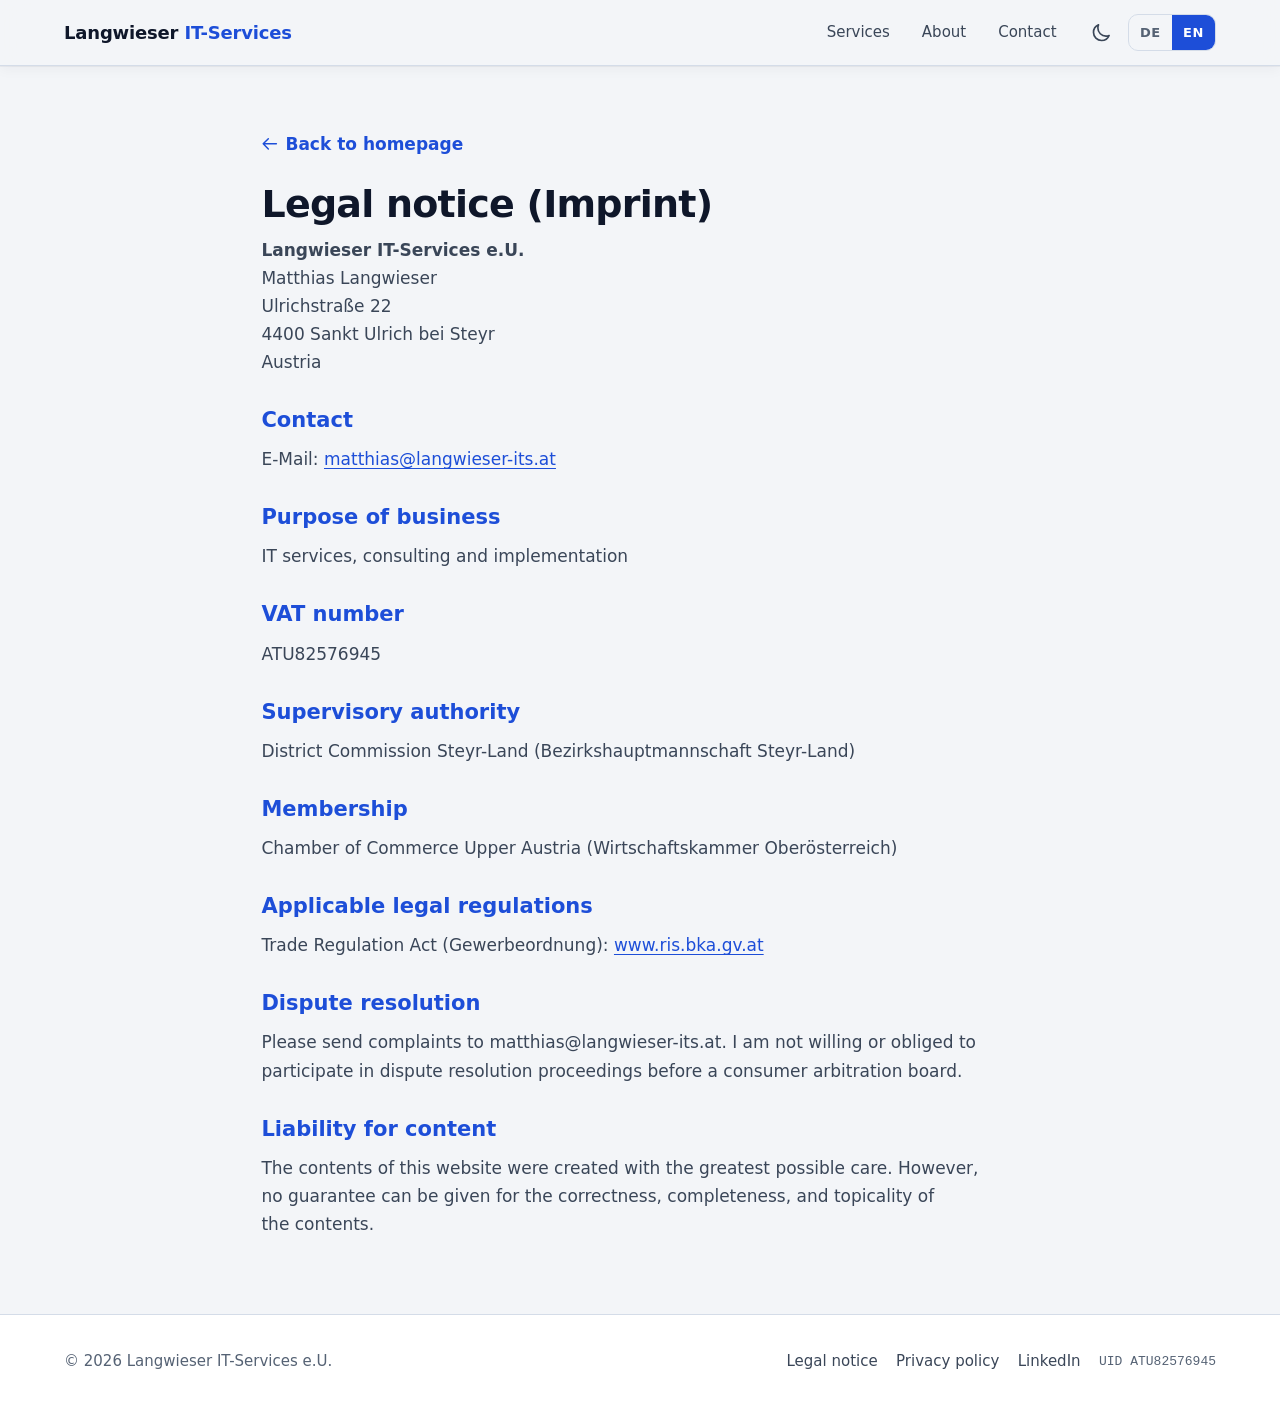
<file: impress.html>
<!DOCTYPE html>
<html lang="de">
<head>
  <meta charset="UTF-8">
  <meta name="viewport" content="width=device-width, initial-scale=1.0">
  <title>Impressum | Langwieser IT-Services e.U.</title>
  <meta name="description" content="Impressum der Langwieser IT-Services e.U., Sankt Ulrich bei Steyr.">
  <link rel="canonical" href="https://langwieser-its.at/impress.html">
  <link rel="alternate" hreflang="de" href="https://langwieser-its.at/impress.html">
  <link rel="alternate" hreflang="en" href="https://langwieser-its.at/impress.html">
  <link rel="alternate" hreflang="x-default" href="https://langwieser-its.at/impress.html">
  <meta property="og:type" content="website">
  <meta property="og:url" content="https://langwieser-its.at/impress.html">
  <meta property="og:title" content="Impressum | Langwieser IT-Services">
  <meta property="og:description" content="Impressum der Langwieser IT-Services e.U.">
  <meta property="og:locale" content="de_AT">
  <link rel="icon" type="image/svg+xml" href="favicon.svg">
  <link rel="stylesheet" href="base.css">
  <link rel="stylesheet" href="styles.css">
  <script>
    (function () {
      try {
        var t = localStorage.getItem('theme');
        if (!t) t = window.matchMedia('(prefers-color-scheme: dark)').matches ? 'dark' : 'light';
        document.documentElement.setAttribute('data-theme', t);
      } catch (e) {}
    })();
  </script>
</head>
<body>
  <a href="#main-content" class="skip-link" data-i18n="skip">Zum Inhalt springen</a>

  <header class="site-header">
    <div class="container site-header__inner">
      <a href="index.html" class="logo">Langwieser <span>IT-Services</span></a>
      <nav class="nav" aria-label="Hauptnavigation">
        <div class="nav__links">
          <a href="index.html#leistungen-unternehmen" data-i18n="nav.services">Leistungen</a>
          <a href="index.html#ueber-mich" data-i18n="nav.about">Über mich</a>
          <a href="index.html#kontakt" data-i18n="nav.contact">Kontakt</a>
        </div>
        <div class="nav__controls">
          <button type="button" class="icon-btn theme-toggle" aria-pressed="false" aria-label="Zum dunklen Modus wechseln">
            <svg class="icon-moon" fill="none" stroke="currentColor" stroke-width="2" viewBox="0 0 24 24" aria-hidden="true"><path stroke-linecap="round" stroke-linejoin="round" d="M21.752 15.002A9.718 9.718 0 0118 15.75c-5.385 0-9.75-4.365-9.75-9.75 0-1.33.266-2.597.748-3.752A9.753 9.753 0 003 11.25C3 16.635 7.365 21 12.75 21a9.753 9.753 0 009.002-5.998z"/></svg>
            <svg class="icon-sun" fill="none" stroke="currentColor" stroke-width="2" viewBox="0 0 24 24" aria-hidden="true"><path stroke-linecap="round" stroke-linejoin="round" d="M12 3v2.25m6.364.386l-1.591 1.591M21 12h-2.25m-.386 6.364l-1.591-1.591M12 18.75V21m-4.773-4.227l-1.591 1.591M5.25 12H3m4.227-4.773L5.636 5.636M15.75 12a3.75 3.75 0 11-7.5 0 3.75 3.75 0 017.5 0z"/></svg>
          </button>
          <div class="lang-toggle" role="group" aria-label="Sprache wählen">
            <button type="button" data-set-lang="de" aria-pressed="true">DE</button>
            <button type="button" data-set-lang="en" aria-pressed="false">EN</button>
          </div>
          <button type="button" class="menu-toggle" aria-expanded="false" aria-controls="nav-panel" aria-label="Menü öffnen">
            <svg class="icon-open" fill="none" stroke="currentColor" stroke-width="2" viewBox="0 0 24 24" aria-hidden="true"><path stroke-linecap="round" stroke-linejoin="round" d="M4 6h16M4 12h16M4 18h16"/></svg>
            <svg class="icon-close" fill="none" stroke="currentColor" stroke-width="2" viewBox="0 0 24 24" aria-hidden="true"><path stroke-linecap="round" stroke-linejoin="round" d="M6 18L18 6M6 6l12 12"/></svg>
          </button>
        </div>
      </nav>
    </div>
  </header>

  <div class="nav-panel" id="nav-panel">
      <a href="index.html#leistungen-unternehmen" data-i18n="nav.servicesBiz">Für Unternehmen</a>
      <a href="index.html#leistungen-privat" data-i18n="nav.servicesPriv">Für Privatkunden</a>
      <a href="index.html#ueber-mich" data-i18n="nav.about">Über mich</a>
      <a href="index.html#kontakt" data-i18n="nav.contact">Kontakt</a>
    </div>

  <main id="main-content" class="legal">
    <div class="container legal-doc">
      <a href="index.html" class="legal__back">
        <svg fill="none" stroke="currentColor" stroke-width="2" viewBox="0 0 24 24" aria-hidden="true"><path stroke-linecap="round" stroke-linejoin="round" d="M10 19l-7-7m0 0l7-7m-7 7h18"/></svg>
        <span data-i18n="legal.back">Zurück zur Startseite</span>
      </a>

      <h1 data-i18n="impress.title">Impressum</h1>

      <p>
        <strong>Langwieser IT-Services e.U.</strong><br>
        Matthias Langwieser<br>
        Ulrichstraße 22<br>
        4400 Sankt Ulrich bei Steyr<br>
        <span data-i18n="impress.country">Österreich</span>
      </p>

      <h2 data-i18n="impress.contact">Kontakt</h2>
      <p>E-Mail: <a href="mailto:matthias@langwieser-its.at">matthias@langwieser-its.at</a></p>

      <h2 data-i18n="impress.purpose">Unternehmensgegenstand</h2>
      <p data-i18n="impress.purposeText">IT-Dienstleistungen, Beratung und Implementierung</p>

      <h2 data-i18n="impress.uid">UID-Nummer</h2>
      <p>ATU82576945</p>

      <h2 data-i18n="impress.authority">Aufsichtsbehörde</h2>
      <p data-i18n="impress.authorityText">Bezirkshauptmannschaft Steyr-Land</p>

      <h2 data-i18n="impress.member">Mitgliedschaft</h2>
      <p data-i18n="impress.memberText">Wirtschaftskammer Oberösterreich</p>

      <h2 data-i18n="impress.law">Anwendbare Rechtsvorschriften</h2>
      <p><span data-i18n="impress.lawText">Gewerbeordnung:</span> <a href="https://www.ris.bka.gv.at" target="_blank" rel="noopener noreferrer">www.ris.bka.gv.at</a></p>

      <h2 data-i18n="impress.dispute">Streitschlichtung</h2>
      <p>
        <span data-i18n="impress.disputeText">Beschwerden richten Sie bitte an matthias@langwieser-its.at.</span>
        <span data-i18n="impress.disputeEnd">Ich bin nicht bereit oder verpflichtet, an Streitbeilegungsverfahren vor einer Verbraucherschlichtungsstelle teilzunehmen.</span>
      </p>

      <h2 data-i18n="impress.liability">Haftung für Inhalte</h2>
      <p data-i18n="impress.liabilityText">Die Inhalte dieser Website wurden mit größter Sorgfalt erstellt. Für die Richtigkeit, Vollständigkeit und Aktualität der Inhalte kann jedoch keine Gewähr übernommen werden.</p>
    </div>
  </main>

  <footer class="site-footer">
    <div class="container site-footer__inner">
      <p data-i18n="footer.copy">© 2026 Langwieser IT-Services e.U.</p>
      <div class="site-footer__links">
        <a href="impress.html" data-i18n="footer.impress">Impressum</a>
        <a href="datenschutz.html" data-i18n="footer.privacy">Datenschutz</a>
        <a href="https://www.linkedin.com/in/matthias-langwieser/" target="_blank" rel="noopener noreferrer" data-i18n="footer.linkedin">LinkedIn</a>
        <span>UID ATU82576945</span>
      </div>
    </div>
  </footer>

  <script src="script.js"></script>
</body>
</html>
</file>
<file: base.css>
/* base.css – reset, a11y, reduced-motion */
*,
*::before,
*::after {
  box-sizing: border-box;
  margin: 0;
  padding: 0;
}

html {
  -moz-text-size-adjust: none;
  -webkit-text-size-adjust: none;
  text-size-adjust: none;
  -webkit-font-smoothing: antialiased;
  -moz-osx-font-smoothing: grayscale;
  text-rendering: optimizeLegibility;
  scroll-behavior: smooth;
  hanging-punctuation: first last;
}

body {
  min-height: 100dvh;
  line-height: 1.65;
  font-family: var(--font-body);
  font-size: var(--text-base);
  color: var(--color-text);
  background-color: var(--color-bg);
}

img,
picture,
video,
canvas,
svg {
  display: block;
  max-width: 100%;
  height: auto;
}

ul[role='list'],
ol[role='list'] {
  list-style: none;
}

input,
button,
textarea,
select {
  font: inherit;
  color: inherit;
}

h1, h2, h3, h4, h5, h6 {
  text-wrap: balance;
  line-height: 1.2;
  font-weight: 650;
  color: var(--color-heading);
}

p, li, figcaption {
  text-wrap: pretty;
}

::selection {
  background: color-mix(in srgb, var(--color-primary) 28%, transparent);
  color: var(--color-heading);
}

:focus-visible {
  outline: 2px solid var(--color-primary);
  outline-offset: 3px;
  border-radius: var(--radius-sm);
}

@media (prefers-reduced-motion: reduce) {
  *,
  *::before,
  *::after {
    animation-duration: 0.01ms !important;
    animation-iteration-count: 1 !important;
    transition-duration: 0.01ms !important;
    scroll-behavior: auto !important;
  }
}

button {
  cursor: pointer;
  background: none;
  border: none;
}

a {
  color: var(--color-primary);
  text-underline-offset: 3px;
}

a:hover {
  color: var(--color-primary-hover);
}

.sr-only {
  position: absolute;
  width: 1px;
  height: 1px;
  padding: 0;
  margin: -1px;
  overflow: hidden;
  clip: rect(0, 0, 0, 0);
  white-space: nowrap;
  border-width: 0;
}

.skip-link {
  position: absolute;
  top: -100%;
  left: 1rem;
  z-index: 1000;
  padding: 0.75rem 1.25rem;
  background: var(--color-primary);
  color: #fff;
  border-radius: var(--radius-md);
  font-weight: 600;
  text-decoration: none;
}

.skip-link:focus {
  top: 1rem;
  color: #fff;
}
</file>
<file: styles.css>
/* styles.css – design tokens + components for Langwieser IT-Services redesign */

:root {
  /* Typography – system stack (no third-party font requests) */
  --font-body: system-ui, -apple-system, "Segoe UI", Roboto, "Helvetica Neue", Arial, "Noto Sans", sans-serif;
  --font-mono: ui-monospace, "SF Mono", "Cascadia Code", "Fira Code", Consolas, monospace;

  --text-xs: 0.8125rem;
  --text-sm: 0.9375rem;
  --text-base: 1.0625rem;
  --text-lg: 1.1875rem;
  --text-xl: 1.3125rem;
  --text-2xl: 1.625rem;
  --text-3xl: clamp(1.85rem, 4vw, 2.375rem);
  --text-4xl: clamp(2.35rem, 5.2vw, 3.4rem);

  --radius-sm: 0.375rem;
  --radius-md: 0.625rem;
  --radius-lg: 1rem;
  --radius-xl: 1.25rem;
  --radius-full: 9999px;

  --shadow-sm: 0 1px 2px rgba(15, 23, 42, 0.05), 0 1px 3px rgba(15, 23, 42, 0.04);
  --shadow-md: 0 6px 16px rgba(15, 23, 42, 0.07), 0 2px 4px rgba(15, 23, 42, 0.04);
  --shadow-lg: 0 18px 40px rgba(15, 23, 42, 0.12), 0 4px 10px rgba(15, 23, 42, 0.06);

  --header-h: 4.125rem;
  --container: 72rem;
  --measure: 68ch;
  --space-section: clamp(3.75rem, 7.5vw, 6rem);
  --space-block: 1.5rem;
  --transition: 180ms ease;

  /* Light theme (default) */
  --color-bg: #f3f5f8;
  --color-bg-alt: #ffffff;
  --color-bg-muted: #e7ecf3;
  --color-surface: #ffffff;
  --color-surface-2: #eef2f7;
  --color-border: #d4dce8;
  --color-border-strong: #b4c0d0;
  --color-text: #3a4658;
  --color-text-muted: #556274;
  --color-heading: #0f172a;
  --color-primary: #1d4ed8;
  --color-primary-hover: #1e40af;
  --color-btn: #1d4ed8;
  --color-btn-hover: #1e40af;
  --color-btn-text: #ffffff;
  --color-primary-soft: #dbeafe;
  --color-accent: #0f766e;
  --color-accent-soft: #ccfbf1;
  --color-accent-text: #0f5f58;
  --color-danger: #b91c1c;
  --color-hero-from: #0f172a;
  --color-hero-to: #1e3a5f;
  --color-hero-text: #f8fafc;
  --color-hero-muted: #cbd5e1;
  --color-badge-bg: rgba(255, 255, 255, 0.12);
  --color-badge-border: rgba(255, 255, 255, 0.22);
  --color-header-bg: rgba(243, 245, 248, 0.88);
  --color-overlay: rgba(15, 23, 42, 0.45);
  --color-header-shadow: 0 1px 0 rgba(15, 23, 42, 0.04), 0 4px 12px rgba(15, 23, 42, 0.04);
}

[data-theme="dark"] {
  --color-bg: #0d1117;
  --color-bg-alt: #161b22;
  --color-bg-muted: #1a222c;
  --color-surface: #161b22;
  --color-surface-2: #1c2430;
  --color-border: #2f3844;
  --color-border-strong: #4a5564;
  --color-text: #d0d7de;
  --color-text-muted: #9aa4b0;
  --color-heading: #f0f6fc;
  --color-primary: #58a6ff;
  --color-primary-hover: #79b8ff;
  --color-btn: #2563eb;
  --color-btn-hover: #3b82f6;
  --color-btn-text: #ffffff;
  --color-primary-soft: rgba(88, 166, 255, 0.16);
  --color-accent: #2dd4bf;
  --color-accent-soft: rgba(45, 212, 191, 0.14);
  --color-accent-text: #5eead4;
  --color-danger: #f85149;
  --color-hero-from: #010409;
  --color-hero-to: #0d1117;
  --color-hero-text: #f0f6fc;
  --color-hero-muted: #a8b3bf;
  --color-badge-bg: rgba(88, 166, 255, 0.1);
  --color-badge-border: rgba(88, 166, 255, 0.28);
  --color-header-bg: rgba(13, 17, 23, 0.88);
  --color-overlay: rgba(1, 4, 9, 0.6);
  --color-header-shadow: 0 1px 0 rgba(255, 255, 255, 0.04), 0 6px 16px rgba(0, 0, 0, 0.28);
  --shadow-sm: 0 1px 2px rgba(0, 0, 0, 0.35);
  --shadow-md: 0 8px 22px rgba(0, 0, 0, 0.38);
  --shadow-lg: 0 20px 40px rgba(0, 0, 0, 0.5);
}

/* —— Layout —— */
.container {
  width: min(100% - 2rem, var(--container));
  margin-inline: auto;
}

@media (min-width: 640px) {
  .container {
    width: min(100% - 3rem, var(--container));
  }
}

.section {
  padding: var(--space-section) 0;
}

.section--alt {
  background: var(--color-bg-alt);
}

.section--muted {
  background: var(--color-bg-muted);
}

.section__eyebrow {
  display: inline-block;
  font-family: var(--font-mono);
  font-size: var(--text-xs);
  font-weight: 600;
  letter-spacing: 0.07em;
  text-transform: uppercase;
  color: var(--color-primary);
  margin-bottom: 0.85rem;
}

.section__title {
  font-size: var(--text-3xl);
  letter-spacing: -0.02em;
  margin-bottom: 0.85rem;
}

.section__lead {
  font-size: var(--text-lg);
  line-height: 1.65;
  color: var(--color-text-muted);
  max-width: var(--measure);
  margin-bottom: 2.75rem;
}

.section__cta {
  margin-top: 2.75rem;
  text-align: center;
}

.section__cta .btn {
  min-width: min(100%, 16rem);
  justify-content: center;
}

/* —— Header —— */
.site-header {
  position: sticky;
  top: 0;
  z-index: 100;
  height: var(--header-h);
  background: var(--color-header-bg);
  backdrop-filter: blur(14px) saturate(1.2);
  -webkit-backdrop-filter: blur(14px) saturate(1.2);
  border-bottom: 1px solid var(--color-border);
  box-shadow: var(--color-header-shadow);
}

.site-header__inner {
  display: flex;
  align-items: center;
  justify-content: space-between;
  height: 100%;
  gap: 1.25rem;
}

.logo {
  font-weight: 700;
  font-size: clamp(1rem, 2.5vw, 1.125rem);
  color: var(--color-heading);
  text-decoration: none;
  white-space: nowrap;
  letter-spacing: -0.01em;
}

.logo span {
  color: var(--color-primary);
  font-weight: 650;
}

.logo:hover {
  color: var(--color-heading);
}

.nav {
  display: flex;
  align-items: center;
  gap: 0.65rem;
}

.nav__links {
  display: none;
  align-items: center;
  gap: 0.2rem;
}

.nav__links a {
  color: var(--color-text);
  text-decoration: none;
  font-weight: 500;
  font-size: var(--text-sm);
  padding: 0.55rem 0.9rem;
  border-radius: var(--radius-md);
}

.nav__links a:hover {
  color: var(--color-heading);
  background: var(--color-surface-2);
}

/* Soft emphasis on Kontakt text link (replaces former blue CTA button) */
.nav__links > a[href="#kontakt"] {
  font-weight: 600;
  color: var(--color-heading);
}

.nav__links > a[href="#kontakt"]:hover {
  color: var(--color-primary);
  background: var(--color-primary-soft);
}

.nav__dropdown {
  position: relative;
}

.nav__dropdown-btn {
  display: inline-flex;
  align-items: center;
  gap: 0.3rem;
  color: var(--color-text);
  font-weight: 500;
  font-size: var(--text-sm);
  padding: 0.55rem 0.9rem;
  border-radius: var(--radius-md);
}

.nav__dropdown-btn:hover,
.nav__dropdown-btn[aria-expanded="true"] {
  color: var(--color-heading);
  background: var(--color-surface-2);
}

.nav__dropdown-menu {
  display: none;
  position: absolute;
  top: calc(100% + 0.4rem);
  left: 0;
  min-width: 15rem;
  background: var(--color-surface);
  border: 1px solid var(--color-border);
  border-radius: var(--radius-md);
  box-shadow: var(--shadow-md);
  padding: 0.45rem;
  z-index: 50;
}

.nav__dropdown-menu.open {
  display: block;
}

.nav__dropdown-menu a {
  display: block;
  width: 100%;
}

.nav__controls {
  display: flex;
  align-items: center;
  gap: 0.4rem;
}

.icon-btn {
  display: inline-flex;
  align-items: center;
  justify-content: center;
  width: 2.5rem;
  height: 2.5rem;
  border-radius: var(--radius-md);
  color: var(--color-text);
  border: 1px solid transparent;
}

.icon-btn:hover {
  background: var(--color-surface-2);
  color: var(--color-heading);
  border-color: var(--color-border);
}

.icon-btn svg {
  width: 1.25rem;
  height: 1.25rem;
}

.theme-toggle .icon-sun { display: none; }
.theme-toggle .icon-moon { display: block; }
[data-theme="dark"] .theme-toggle .icon-sun { display: block; }
[data-theme="dark"] .theme-toggle .icon-moon { display: none; }

.lang-toggle {
  display: inline-flex;
  border: 1px solid var(--color-border);
  border-radius: var(--radius-md);
  overflow: hidden;
}

.lang-toggle button {
  padding: 0.42rem 0.7rem;
  font-size: var(--text-xs);
  font-weight: 700;
  letter-spacing: 0.04em;
  color: var(--color-text-muted);
  background: transparent;
}

.lang-toggle button[aria-pressed="true"] {
  background: var(--color-btn);
  color: var(--color-btn-text);
}

.lang-toggle button:hover:not([aria-pressed="true"]) {
  background: var(--color-surface-2);
  color: var(--color-heading);
}

.menu-toggle {
  display: inline-flex;
  align-items: center;
  justify-content: center;
  width: 2.5rem;
  height: 2.5rem;
  border-radius: var(--radius-md);
  color: var(--color-heading);
  border: 1px solid var(--color-border);
  background: var(--color-surface);
}

.menu-toggle:hover {
  background: var(--color-surface-2);
}

.menu-toggle svg {
  width: 1.35rem;
  height: 1.35rem;
}

.menu-toggle .icon-close { display: none; }
.menu-toggle[aria-expanded="true"] .icon-open { display: none; }
.menu-toggle[aria-expanded="true"] .icon-close { display: block; }

@media (min-width: 900px) {
  .menu-toggle { display: none; }
  .nav__links {
    display: flex;
  }
}

/* Mobile nav panel */
.nav-panel {
  display: none;
  position: fixed;
  top: var(--header-h);
  left: 0;
  right: 0;
  bottom: 0;
  background: var(--color-bg);
  z-index: 95;
  padding: 1.35rem 1.25rem 2.5rem;
  overflow-y: auto;
  border-top: 1px solid var(--color-border);
  -webkit-overflow-scrolling: touch;
}

.nav-panel.open {
  display: block;
}

.nav-panel a,
.nav-panel .nav-panel__label {
  display: block;
  padding: 0.9rem 1.05rem;
  color: var(--color-heading);
  text-decoration: none;
  font-weight: 550;
  border-radius: var(--radius-md);
}

.nav-panel a:hover {
  background: var(--color-surface-2);
}

.nav-panel > a[href="#kontakt"] {
  margin-top: 0.35rem;
  font-weight: 650;
  color: var(--color-primary);
  background: var(--color-primary-soft);
}

.nav-panel > a[href="#kontakt"]:hover {
  background: color-mix(in srgb, var(--color-primary-soft) 80%, var(--color-primary) 20%);
}

.nav-panel__label {
  font-size: var(--text-xs);
  font-family: var(--font-mono);
  text-transform: uppercase;
  letter-spacing: 0.06em;
  color: var(--color-text-muted);
  padding-bottom: 0.2rem;
  padding-top: 0.25rem;
}

.nav-panel__sub {
  margin-bottom: 0.5rem;
  padding-bottom: 0.5rem;
  border-bottom: 1px solid var(--color-border);
}

.nav-panel__sub a {
  padding-left: 1.6rem;
  font-weight: 450;
  color: var(--color-text);
}

body.nav-open {
  overflow: hidden;
}

/* —— Buttons —— */
.btn {
  display: inline-flex;
  align-items: center;
  gap: 0.5rem;
  padding: 0.8rem 1.35rem;
  font-weight: 600;
  font-size: var(--text-sm);
  border-radius: var(--radius-md);
  text-decoration: none;
  border: 1px solid transparent;
  transition: background var(--transition), color var(--transition), border-color var(--transition), box-shadow var(--transition);
}

.btn-primary {
  background: var(--color-btn);
  color: var(--color-btn-text);
}

.btn-primary:hover {
  background: var(--color-btn-hover);
  color: var(--color-btn-text);
  box-shadow: var(--shadow-sm);
}

.btn-secondary {
  background: transparent;
  color: var(--color-heading);
  border-color: var(--color-border-strong);
}

.btn-secondary:hover {
  background: var(--color-surface-2);
  color: var(--color-heading);
}

.btn-ghost-light {
  background: rgba(255, 255, 255, 0.1);
  color: var(--color-hero-text);
  border-color: rgba(255, 255, 255, 0.3);
}

.btn-ghost-light:hover {
  background: rgba(255, 255, 255, 0.18);
  color: #fff;
}

.btn-accent {
  background: var(--color-accent);
  color: #fff;
}

.btn-accent:hover {
  filter: brightness(1.08);
  color: #fff;
}

.btn svg {
  width: 1.1rem;
  height: 1.1rem;
}

/* —— Hero —— */
.hero {
  position: relative;
  min-height: calc(82vh - var(--header-h));
  display: flex;
  align-items: center;
  background:
    radial-gradient(ellipse 80% 60% at 70% 20%, rgba(37, 99, 235, 0.35), transparent 55%),
    linear-gradient(145deg, var(--color-hero-from), var(--color-hero-to));
  color: var(--color-hero-text);
  overflow: hidden;
  padding: clamp(3.25rem, 8vw, 5.5rem) 0;
}

/* Soft fade into following light section */
.hero::after {
  content: "";
  position: absolute;
  left: 0;
  right: 0;
  bottom: 0;
  height: 2.5rem;
  background: linear-gradient(to bottom, transparent, color-mix(in srgb, var(--color-bg) 55%, transparent));
  pointer-events: none;
  opacity: 0.55;
}

[data-theme="dark"] .hero::after {
  opacity: 0.35;
}

.hero__grid {
  display: grid;
  gap: 2.75rem;
  align-items: center;
  position: relative;
  z-index: 1;
}

@media (min-width: 900px) {
  .hero__grid {
    grid-template-columns: 1.35fr 0.65fr;
    gap: 3.5rem;
  }
}

.hero__eyebrow {
  font-family: var(--font-mono);
  font-size: var(--text-xs);
  letter-spacing: 0.08em;
  text-transform: uppercase;
  color: var(--color-hero-muted);
  margin-bottom: 1.1rem;
}

.hero h1 {
  font-size: var(--text-4xl);
  letter-spacing: -0.025em;
  color: #fff;
  margin-bottom: 1.1rem;
  line-height: 1.12;
}

.hero__claim {
  font-size: clamp(1.05rem, 2.2vw, 1.3rem);
  line-height: 1.6;
  color: var(--color-hero-muted);
  max-width: 36rem;
  margin-bottom: 2.15rem;
}

.hero__actions {
  display: flex;
  flex-wrap: wrap;
  gap: 0.85rem;
  margin-bottom: 2.15rem;
}

@media (max-width: 480px) {
  .hero__actions {
    flex-direction: column;
  }
  .hero__actions .btn {
    width: 100%;
    justify-content: center;
  }
}

.hero__badges {
  display: flex;
  flex-wrap: wrap;
  gap: 0.55rem;
}

.badge {
  display: inline-flex;
  align-items: center;
  padding: 0.4rem 0.85rem;
  font-family: var(--font-mono);
  font-size: var(--text-xs);
  border-radius: var(--radius-full);
  background: var(--color-badge-bg);
  border: 1px solid var(--color-badge-border);
  color: var(--color-hero-text);
}

.hero__photo {
  justify-self: center;
}

.hero__photo img {
  width: min(280px, 70vw);
  aspect-ratio: 1;
  object-fit: cover;
  border-radius: var(--radius-xl);
  border: 3px solid rgba(255, 255, 255, 0.15);
  box-shadow: var(--shadow-lg);
}

@media (max-width: 899px) {
  .hero__photo { display: none; }
  .hero {
    min-height: auto;
    padding: clamp(2.75rem, 9vw, 4rem) 0;
  }
}

/* —— Cards —— */
.cards {
  display: grid;
  gap: 1.35rem;
  grid-template-columns: 1fr;
}

@media (min-width: 640px) {
  .cards--2 { grid-template-columns: repeat(2, 1fr); gap: 1.5rem; }
  .cards--4 { grid-template-columns: repeat(2, 1fr); gap: 1.5rem; }
}

@media (min-width: 1024px) {
  .cards--4 { grid-template-columns: repeat(4, 1fr); }
}

.card {
  background: var(--color-surface);
  border: 1px solid var(--color-border);
  border-radius: var(--radius-lg);
  padding: 1.65rem 1.5rem;
  box-shadow: var(--shadow-sm);
  height: 100%;
  display: flex;
  flex-direction: column;
  gap: 0.7rem;
  transition: border-color var(--transition), box-shadow var(--transition), transform var(--transition);
}

.card:hover {
  border-color: var(--color-border-strong);
  box-shadow: var(--shadow-md);
}

@media (prefers-reduced-motion: no-preference) {
  .card:hover {
    transform: translateY(-2px);
  }
}

.card__icon {
  display: inline-flex;
  align-items: center;
  justify-content: center;
  width: 2.85rem;
  height: 2.85rem;
  border-radius: var(--radius-md);
  background: var(--color-primary-soft);
  color: var(--color-primary);
  margin-bottom: 0.15rem;
  flex-shrink: 0;
}

.card__icon svg {
  width: 1.35rem;
  height: 1.35rem;
}

.card h3 {
  font-size: var(--text-lg);
  letter-spacing: -0.015em;
  line-height: 1.3;
}

.card p {
  color: var(--color-text-muted);
  font-size: var(--text-sm);
  line-height: 1.6;
  flex: 1;
}

.card--price {
  position: relative;
  border-color: var(--color-border);
  border-top: 3px solid var(--color-accent);
  box-shadow: var(--shadow-sm);
}

.card--price:hover {
  border-top-color: var(--color-accent);
  border-color: var(--color-border-strong);
}

.price-chip {
  display: inline-flex;
  align-items: baseline;
  flex-wrap: wrap;
  gap: 0.15rem 0.35rem;
  margin-top: auto;
  align-self: flex-start;
  padding: 0.5rem 0.95rem;
  font-weight: 700;
  font-size: 1rem;
  font-family: var(--font-mono);
  letter-spacing: -0.01em;
  color: var(--color-accent-text);
  background: var(--color-accent-soft);
  border: 1px solid color-mix(in srgb, var(--color-accent) 28%, transparent);
  border-radius: var(--radius-full);
}

.price-chip__note {
  font-weight: 500;
  font-size: var(--text-xs);
  opacity: 0.9;
  margin-left: 0.1rem;
}

.notes {
  margin-top: 2.15rem;
  padding: 1.35rem 1.55rem;
  background: var(--color-surface);
  border: 1px dashed var(--color-border-strong);
  border-radius: var(--radius-lg);
}

.notes ul {
  display: grid;
  gap: 0.55rem;
}

.notes li {
  color: var(--color-text);
  font-size: var(--text-sm);
  line-height: 1.55;
  padding-left: 1.35rem;
  position: relative;
}

.notes li::before {
  content: "✓";
  position: absolute;
  left: 0;
  color: var(--color-accent);
  font-weight: 700;
}

.ust-note {
  margin-top: 1.1rem;
  font-size: var(--text-sm);
  font-weight: 650;
  color: var(--color-heading);
}

/* —— About —— */
.about-grid {
  display: grid;
  gap: 2.75rem;
  align-items: start;
}

@media (min-width: 800px) {
  .about-grid {
    grid-template-columns: minmax(220px, 320px) 1fr;
    gap: 3.75rem;
  }
}

.about-photo {
  border-radius: var(--radius-xl);
  overflow: hidden;
  border: 1px solid var(--color-border);
  box-shadow: var(--shadow-md);
}

.about-photo img {
  width: 100%;
  aspect-ratio: 1;
  object-fit: cover;
}

.about-copy .lead {
  font-size: var(--text-lg);
  line-height: 1.65;
  color: var(--color-heading);
  margin-bottom: 1.15rem;
  max-width: var(--measure);
}

.about-copy p {
  color: var(--color-text);
  margin-bottom: 1.05rem;
  max-width: var(--measure);
  line-height: 1.65;
}

.about-copy h3 {
  margin-top: 0.5rem;
  margin-bottom: 0.25rem;
  font-size: var(--text-xl);
}

.values {
  display: grid;
  gap: 0.9rem;
  margin-top: 1.5rem;
}

.value-item {
  display: grid;
  grid-template-columns: auto 1fr;
  gap: 0.9rem;
  padding: 1.05rem 1.1rem;
  background: var(--color-surface);
  border: 1px solid var(--color-border);
  border-radius: var(--radius-md);
  box-shadow: var(--shadow-sm);
}

.value-item__icon {
  display: flex;
  align-items: center;
  justify-content: center;
  width: 2.35rem;
  height: 2.35rem;
  border-radius: var(--radius-sm);
  background: var(--color-primary-soft);
  color: var(--color-primary);
  font-size: 1rem;
}

.value-item strong {
  display: block;
  color: var(--color-heading);
  margin-bottom: 0.2rem;
}

.value-item span {
  font-size: var(--text-sm);
  color: var(--color-text-muted);
  line-height: 1.5;
}

.about-social {
  margin-top: 1.65rem;
}

.about-social a {
  font-weight: 600;
}

/* —— Contact —— */
.contact-grid {
  display: grid;
  gap: 2.5rem;
}

@media (min-width: 860px) {
  .contact-grid {
    grid-template-columns: 1fr 1.25fr;
    gap: 3.25rem;
    align-items: start;
  }
}

.contact-aside {
  display: flex;
  flex-direction: column;
  gap: 1.25rem;
}

.contact-aside p {
  color: var(--color-text-muted);
  max-width: var(--measure);
}

.contact-meta {
  display: grid;
  gap: 0.9rem;
}

.contact-meta__item {
  display: flex;
  flex-direction: column;
  gap: 0.2rem;
  padding: 1.05rem 1.2rem;
  background: var(--color-surface);
  border: 1px solid var(--color-border);
  border-radius: var(--radius-md);
  box-shadow: var(--shadow-sm);
}

.contact-meta__item strong {
  font-size: var(--text-xs);
  font-family: var(--font-mono);
  text-transform: uppercase;
  letter-spacing: 0.05em;
  color: var(--color-text-muted);
}

.contact-meta__item a,
.contact-meta__item span {
  color: var(--color-heading);
  font-weight: 550;
  text-decoration: none;
  word-break: break-word;
}

.contact-meta__item a:hover {
  color: var(--color-primary);
}

.contact-form {
  background: var(--color-surface);
  border: 1px solid var(--color-border);
  border-radius: var(--radius-lg);
  padding: 1.65rem 1.5rem;
  box-shadow: var(--shadow-sm);
  display: grid;
  gap: 1.1rem;
}

.form-row {
  display: grid;
  gap: 1.1rem;
}

@media (min-width: 560px) {
  .form-row--2 {
    grid-template-columns: 1fr 1fr;
  }
}

.form-group {
  display: flex;
  flex-direction: column;
  gap: 0.45rem;
}

.form-group label {
  font-size: var(--text-sm);
  font-weight: 600;
  color: var(--color-heading);
}

.form-group .req {
  color: var(--color-danger);
}

.form-group input,
.form-group select,
.form-group textarea {
  width: 100%;
  padding: 0.75rem 0.9rem;
  background: var(--color-bg);
  border: 1px solid var(--color-border);
  border-radius: var(--radius-md);
  color: var(--color-heading);
  transition: border-color var(--transition), box-shadow var(--transition);
}

[data-theme="dark"] .form-group input,
[data-theme="dark"] .form-group select,
[data-theme="dark"] .form-group textarea {
  background: var(--color-bg-muted);
  border-color: var(--color-border-strong);
}

.form-group input:hover,
.form-group select:hover,
.form-group textarea:hover {
  border-color: var(--color-border-strong);
}

.form-group input:focus,
.form-group select:focus,
.form-group textarea:focus {
  outline: none;
  border-color: var(--color-primary);
  box-shadow: 0 0 0 3px color-mix(in srgb, var(--color-primary) 25%, transparent);
}

.form-group textarea {
  min-height: 8.5rem;
  resize: vertical;
}

.form-privacy {
  font-size: var(--text-xs);
  line-height: 1.55;
  color: var(--color-text-muted);
}

.form-privacy a {
  font-weight: 600;
}

.form-status {
  font-size: var(--text-sm);
  padding: 0.75rem 1rem;
  border-radius: var(--radius-md);
  display: none;
}

.form-status.is-visible {
  display: block;
}

.form-status--ok {
  background: var(--color-accent-soft);
  color: var(--color-accent-text);
}

.form-status--err {
  background: color-mix(in srgb, var(--color-danger) 15%, transparent);
  color: var(--color-danger);
}

.contact-form .btn {
  justify-content: center;
  width: 100%;
}

@media (min-width: 560px) {
  .contact-form .btn {
    width: auto;
    justify-self: start;
  }
}

/* —— Footer —— */
.site-footer {
  background: var(--color-bg-alt);
  border-top: 1px solid var(--color-border);
  padding: 2.15rem 0;
}

.site-footer__inner {
  display: flex;
  flex-wrap: wrap;
  gap: 1rem 1.5rem;
  justify-content: space-between;
  align-items: center;
  font-size: var(--text-sm);
  color: var(--color-text-muted);
}

.site-footer__links {
  display: flex;
  flex-wrap: wrap;
  gap: 0.85rem 1.15rem;
  align-items: center;
}

.site-footer__links a {
  color: var(--color-text);
  text-decoration: none;
  font-weight: 500;
}

.site-footer__links a:hover {
  color: var(--color-primary);
}

.site-footer__links span {
  color: var(--color-text-muted);
  font-size: var(--text-xs);
  font-family: var(--font-mono);
}

/* —— Legal pages —— */
.legal {
  padding: clamp(2.5rem, 6vw, 4rem) 0 4rem;
}

.legal__back {
  display: inline-flex;
  align-items: center;
  gap: 0.4rem;
  margin-bottom: 1.5rem;
  font-weight: 600;
  text-decoration: none;
  color: var(--color-primary);
}

.legal__back svg {
  width: 1.1rem;
  height: 1.1rem;
}

.legal h1 {
  font-size: var(--text-3xl);
  letter-spacing: -0.02em;
  margin-bottom: 0.5rem;
}

.legal .last-updated {
  color: var(--color-text-muted);
  font-size: var(--text-sm);
  margin-bottom: 2rem;
}

.legal-doc {
  max-width: 70ch;
}

.legal-doc h2 {
  font-size: var(--text-xl);
  margin-top: 2rem;
  margin-bottom: 0.75rem;
  color: var(--color-primary);
}

.legal-doc h3 {
  font-size: var(--text-lg);
  margin-top: 1.25rem;
  margin-bottom: 0.5rem;
}

.legal-doc p,
.legal-doc li {
  margin-bottom: 0.75rem;
  color: var(--color-text);
  line-height: 1.65;
}

.legal-doc ul {
  padding-left: 1.25rem;
  margin-bottom: 1rem;
}

.legal-doc .info-block {
  background: var(--color-surface);
  border: 1px solid var(--color-border);
  border-radius: var(--radius-md);
  padding: 1.15rem 1.35rem;
  margin: 1rem 0;
}

.legal-doc .info-block p {
  margin-bottom: 0.25rem;
}

.legal-doc .highlight-box {
  background: var(--color-primary-soft);
  border-left: 3px solid var(--color-primary);
  padding: 1rem 1.25rem;
  border-radius: 0 var(--radius-md) var(--radius-md) 0;
  margin-bottom: 1.5rem;
}

.legal-doc .highlight-box p {
  margin: 0;
  color: var(--color-heading);
}

/* —— Utilities —— */
.hidden { display: none !important; }

@media (max-width: 899px) {
  .nav__dropdown { display: none; }
}

/* Prevent horizontal overflow on small screens */
html, body {
  overflow-x: clip;
}
</file>
